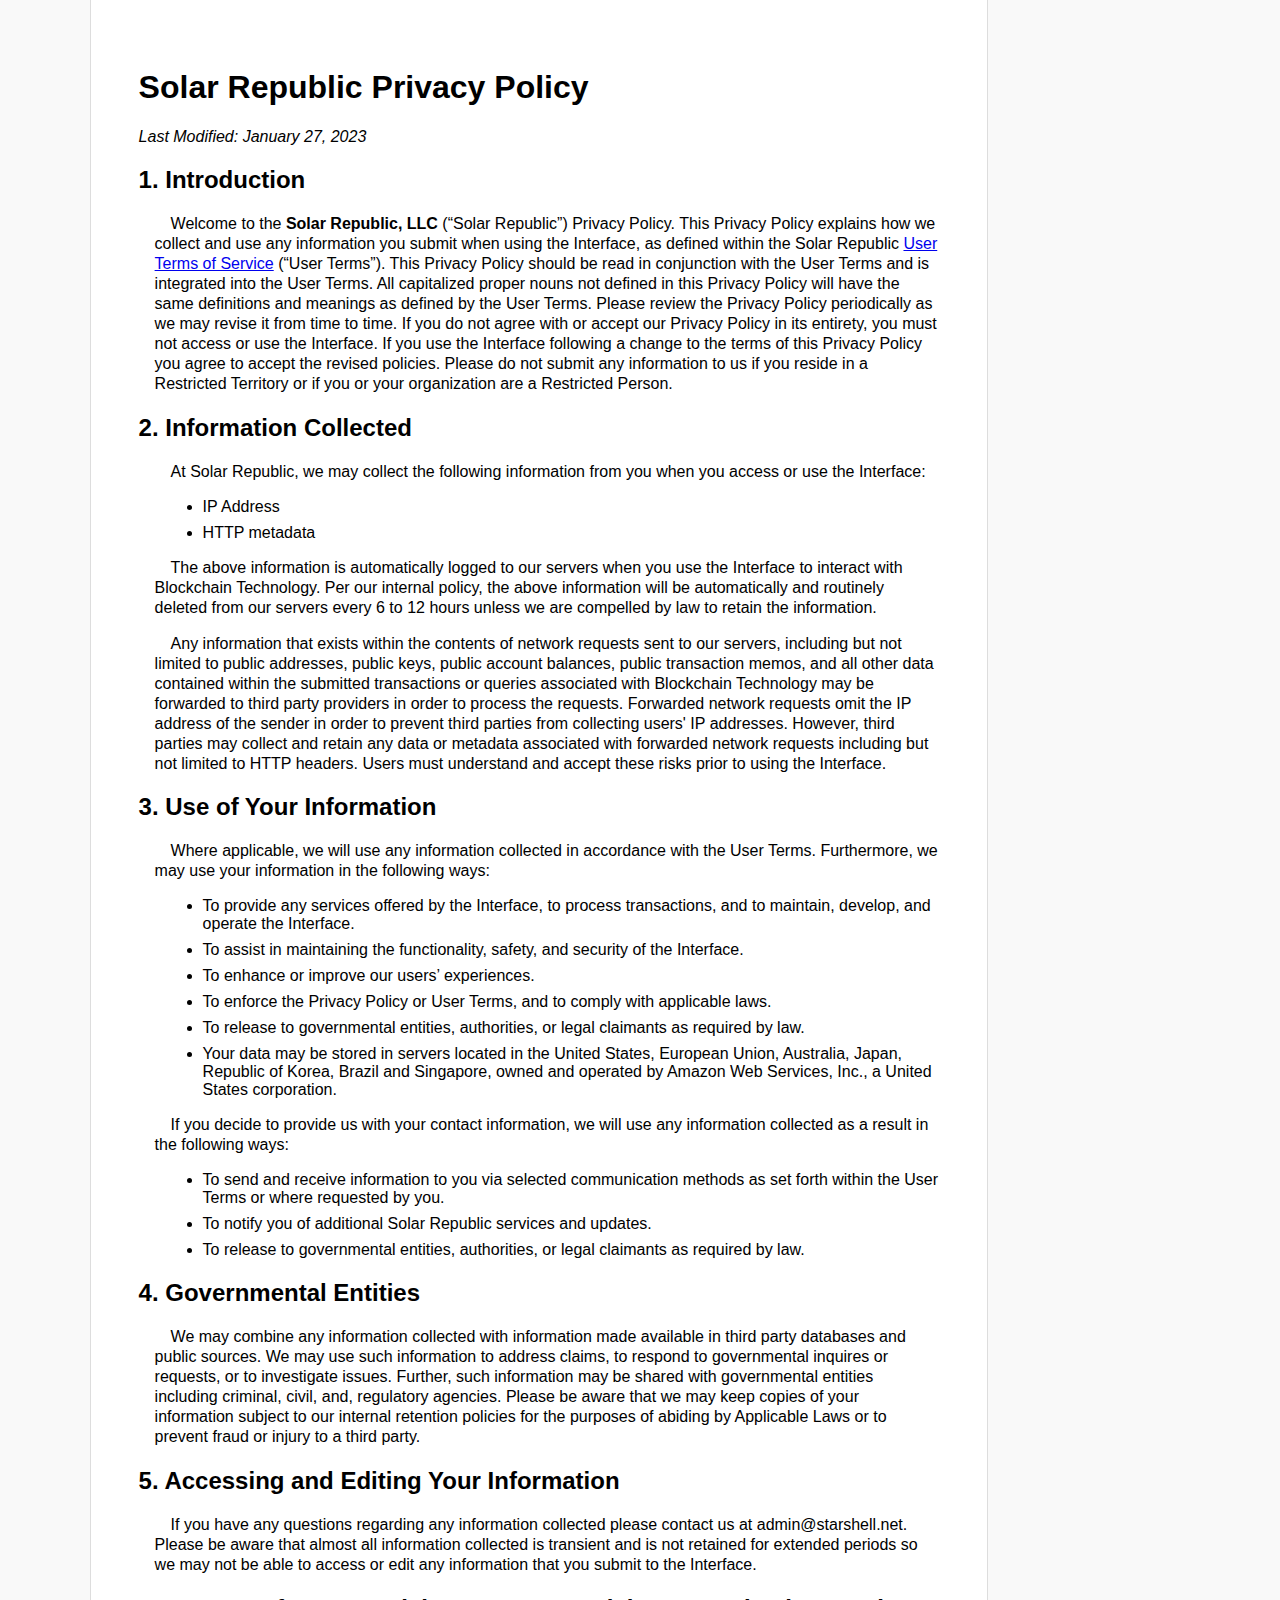
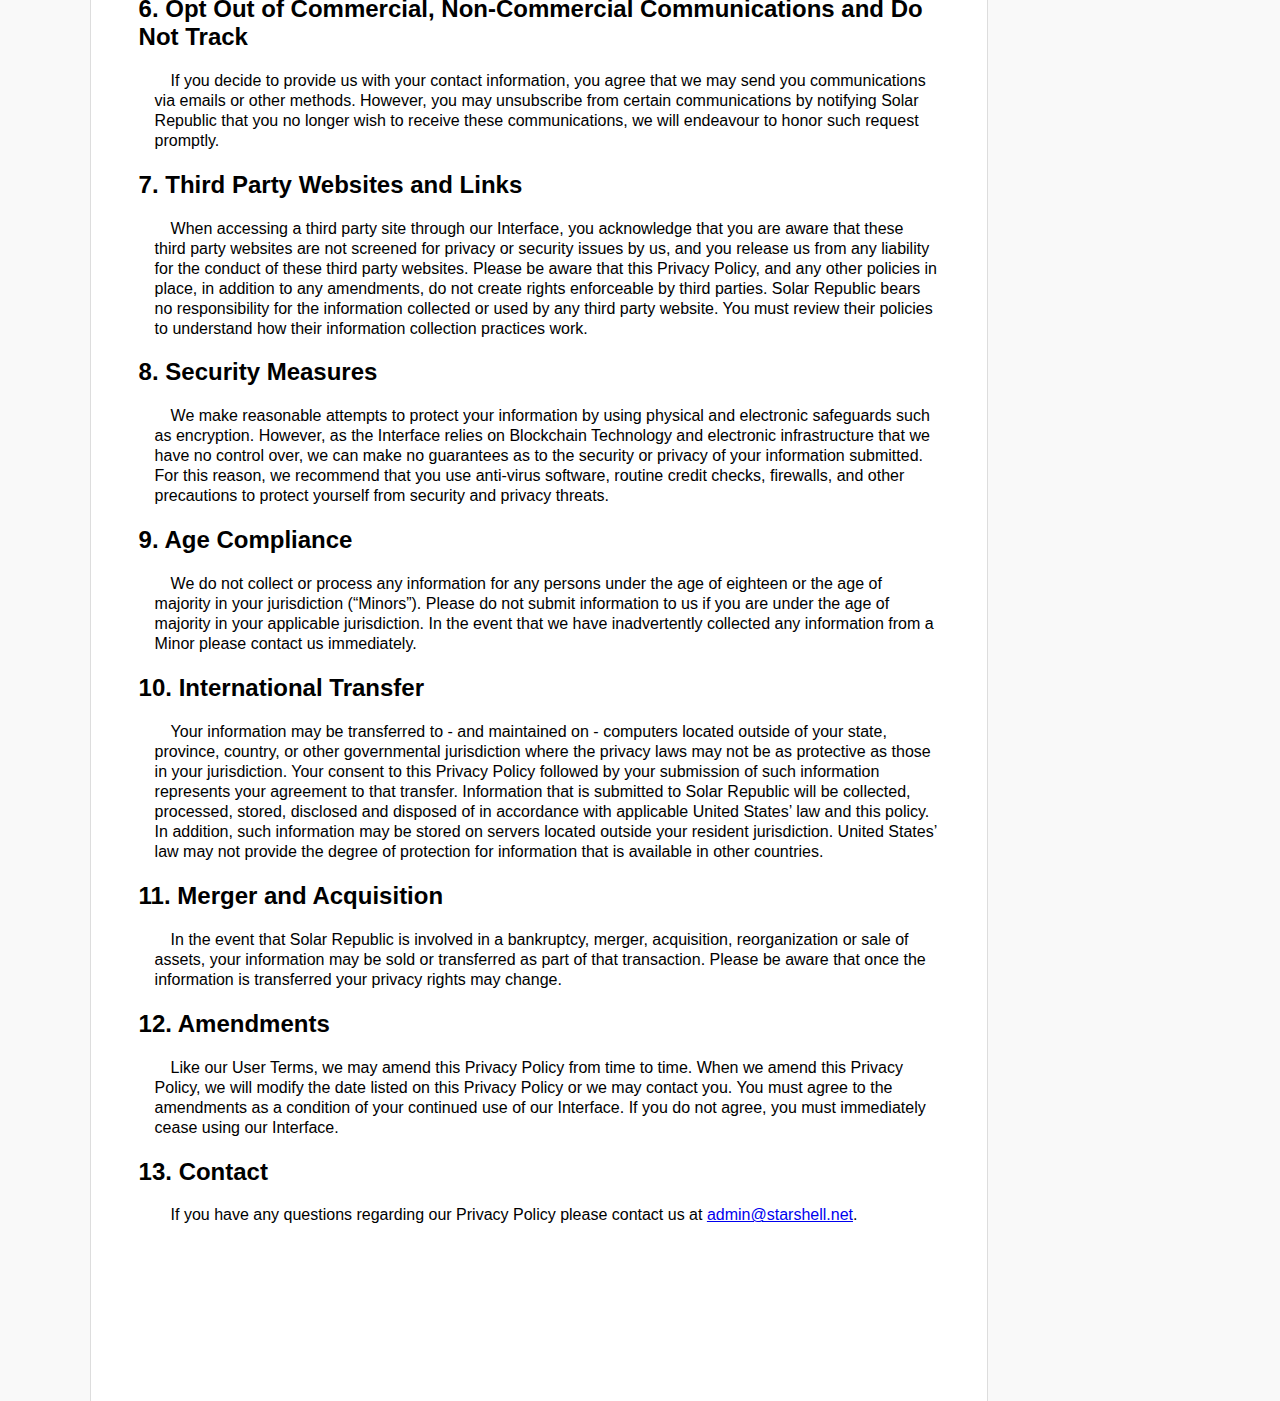
<file: privacy-policy.html>
<!doctype html>

<html lang="en">
<head>
	<meta charset="utf-8">
	<meta name="viewport" content="width=device-width, initial-scale=1">

	<title>Solar Republic Privacy Policy</title>
	<meta name="description" content="Solar Republic Privacy Policy">
	<meta name="author" content="Solar Republic LLC">

	<meta property="og:type" content="document">
	<meta property="og:url" content="https://starshell.net/privacy-policy.html">
	<meta property="og:image" content="/media/logo-dark.png">
	<meta name="twitter:card" content="summary_large_image" />
	<meta name="twitter:site" content="@StarShellWallet" />
	<meta name="twitter:image" content="https://starshell.net/media/logo-dark.png" />
	<meta property="og:title" content="Solar Republic Privacy Policy">
	<meta name="twitter:title" content="Solar Republic Privacy Policy" />

	<link rel="icon" type="image/svg+xml" href="/media/logo-02.svg">
	<link rel="icon" type="image/png" href="/media/logo-dark.png">

	<link rel="stylesheet" type="text/css" href="/css/legal.css" />
</head>
<body>
	<h1>Solar Republic Privacy Policy</h1>

	<em>Last Modified: January 27, 2023</em>

	<h2>1. Introduction</h2>

	<p>
		Welcome to the <strong>Solar Republic, LLC</strong> (“Solar Republic”) Privacy Policy. This Privacy Policy explains how we collect and use any information you submit when using the Interface, as defined within the Solar Republic <a href="./terms-of-service.html">User Terms of Service</a> (“User Terms”). This Privacy Policy should be read in conjunction with the User Terms and is integrated into the User Terms. All capitalized proper nouns not defined in this Privacy Policy will have the same definitions and meanings as defined by the User Terms. Please review the Privacy Policy periodically as we may revise it from time to time. If you do not agree with or accept our Privacy Policy in its entirety, you must not access or use the Interface. If you use the Interface following a change to the terms of this Privacy Policy you agree to accept the revised policies. Please do not submit any information to us if you reside in a Restricted Territory or if you or your organization are a Restricted Person.
	</p>


	<h2>2. Information Collected</h2>

	<p>
		At Solar Republic, we may collect the following information from you when you access or use the Interface:
		<ul>
			<li>IP Address</li>
			<li>HTTP metadata</li>
		</ul>
	</p>
	
	<p>
		The above information is automatically logged to our servers when you use the Interface to interact with Blockchain Technology. Per our internal policy, the above information will be automatically and routinely deleted from our servers every 6 to 12 hours unless we are compelled by law to retain the information.
	</p>

	<p>
		Any information that exists within the contents of network requests sent to our servers, including but not limited to public addresses, public keys, public account balances, public transaction memos, and all other data contained within the submitted transactions or queries associated with Blockchain Technology may be forwarded to third party providers in order to process the requests.
		Forwarded network requests omit the IP address of the sender in order to prevent third parties from collecting users' IP addresses. However, third parties may collect and retain any data or metadata associated with forwarded network requests including but not limited to HTTP headers. Users must understand and accept these risks prior to using the Interface.
	</p>


	<h2>3. Use of Your Information</h2>

	<p>
		Where applicable, we will use any information collected in accordance with the User Terms. Furthermore, we may use your information in the following ways:
		<ul>
			<li>To provide any services offered by the Interface, to process transactions, and to maintain, develop, and operate the Interface.</li>
			<li>To assist in maintaining the functionality, safety, and security of the Interface.</li>
			<li>To enhance or improve our users’ experiences.</li>
			<li>To enforce the Privacy Policy or User Terms, and to comply with applicable laws.</li>
			<li>To release to governmental entities, authorities, or legal claimants as required by law.</li>
			<li>Your data may be stored in servers located in the United States, European Union, Australia, Japan, Republic of Korea, Brazil and Singapore, owned and operated by Amazon Web Services, Inc., a United States corporation.</li>
		</ul>
	</p>

	<p>
		If you decide to provide us with your contact information, we will use any information collected as a result in the following ways:
		<ul>
			<li>To send and receive information to you via selected communication methods as set forth within the User Terms or where requested by you.</li>
			<li>To notify you of additional Solar Republic services and updates.</li>
			<li>To release to governmental entities, authorities, or legal claimants as required by law.</li>
		</ul>
	</p>


	<h2>4. Governmental Entities</h2>

	<p>
		We may combine any information collected with information made available in third party databases and public sources. We may use such information to address claims, to respond to governmental inquires or requests, or to investigate issues. Further, such information may be shared with governmental entities including criminal, civil, and, regulatory agencies. Please be aware that we may keep copies of your information subject to our internal retention policies for the purposes of abiding by Applicable Laws or to prevent fraud or injury to a third party.
	</p>


	<h2>5. Accessing and Editing Your Information</h2>

	<p>
		If you have any questions regarding any information collected please contact us at admin@starshell.net. Please be aware that almost all information collected is transient and is not retained for extended periods so we may not be able to access or edit any information that you submit to the Interface.
	</p>


	<h2>6. Opt Out of Commercial, Non-Commercial Communications and Do Not Track</h2>

	<p>
		If you decide to provide us with your contact information, you agree that we may send you communications via emails or other methods. However, you may unsubscribe from certain communications by notifying Solar Republic that you no longer wish to receive these communications, we will endeavour to honor such request promptly. 
	</p>


	<h2>7. Third Party Websites and Links</h2>

	<p>
		When accessing a third party site through our Interface, you acknowledge that you are aware that these third party websites are not screened for privacy or security issues by us, and you release us from any liability for the conduct of these third party websites. Please be aware that this Privacy Policy, and any other policies in place, in addition to any amendments, do not create rights enforceable by third parties. Solar Republic bears no responsibility for the information collected or used by any third party website. You must review their policies to understand how their information collection practices work.
	</p>


	<h2>8. Security Measures</h2>

	<p>
		We make reasonable attempts to protect your information by using physical and electronic safeguards such as encryption. However, as the Interface relies on Blockchain Technology and electronic infrastructure that we have no control over, we can make no guarantees as to the security or privacy of your information submitted. For this reason, we recommend that you use anti-virus software, routine credit checks, firewalls, and other precautions to protect yourself from security and privacy threats.
	</p>


	<h2>9. Age Compliance</h2>

	<p>
		We do not collect or process any information for any persons under the age of eighteen or the age of majority in your jurisdiction (“Minors”). Please do not submit information to us if you are under the age of majority in your applicable jurisdiction. In the event that we have inadvertently collected any information from a Minor please contact us immediately.
	</p>


	<h2>10. International Transfer</h2>

	<p>
		Your information may be transferred to - and maintained on - computers located outside of your state, province, country, or other governmental jurisdiction where the privacy laws may not be as protective as those in your jurisdiction. Your consent to this Privacy Policy followed by your submission of such information represents your agreement to that transfer. Information that is submitted to Solar Republic will be collected, processed, stored, disclosed and disposed of in accordance with applicable United States’ law and this policy. In addition, such information may be stored on servers located outside your resident jurisdiction. United States’ law may not provide the degree of protection for information that is available in other countries.
	</p>


	<h2>11. Merger and Acquisition</h2>

	<p>
		In the event that Solar Republic is involved in a bankruptcy, merger, acquisition, reorganization or sale of assets, your information may be sold or transferred as part of that transaction. Please be aware that once the information is transferred your privacy rights may change.
	</p>


	<h2>12. Amendments</h2>

	<p>
		Like our User Terms, we may amend this Privacy Policy from time to time. When we amend this Privacy Policy, we will modify the date listed on this Privacy Policy or we may contact you. You must agree to the amendments as a condition of your continued use of our Interface. If you do not agree, you must immediately cease using our Interface.
	</p>


	<h2>13. Contact</h2>

	<p>
		If you have any questions regarding our Privacy Policy please contact us at <a href="mailto:admin@starshell.net">admin@starshell.net</a>.
	</p>
</body>
</html>
</file>
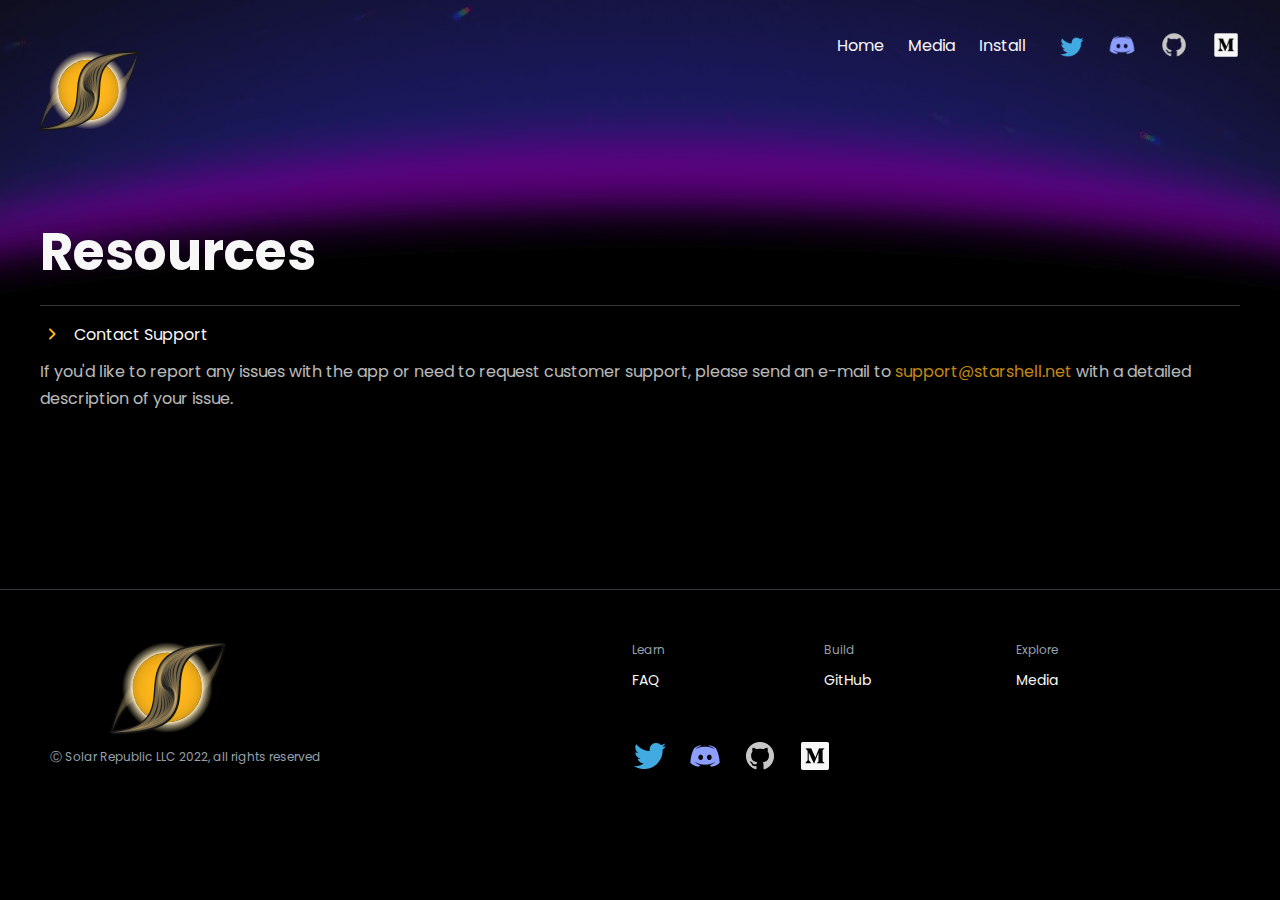
<file: support.html>
<!doctype html>

<html lang="en">
<head>
  <meta charset="utf-8">
  <meta name="viewport" content="width=device-width, initial-scale=1">

  <title>StarShell</title>
  <meta name="description" content="StarShell website">
  <meta name="author" content="StarShell">

  <meta property="og:type" content="website">
  <meta property="og:url" content="https://starshell.net/">
  <meta property="og:image" content="/media/logo-dark.png">
  <meta name="twitter:card" content="summary_large_image" />
  <meta name="twitter:site" content="@StarShellWallet" />
  <meta name="twitter:image" content="https://starshell.net/media/logo-dark.png" />
  <meta property="og:title" content="StarShell: Web3 wallet for Secret Network and Cosmos">
  <meta name="twitter:title" content="StarShell: Web3 wallet for Secret Network and Cosmos" />
  <meta property="og:description" content="Privacy-preserving, FOSS web3 wallet built for the Secret Network and greater Cosmos ecosystem">
  <meta name="twitter:description" content="Privacy-preserving, FOSS web3 wallet built for the Secret Network and greater Cosmos ecosystem" />

  <link rel="icon" type="image/svg+xml" href="/media/logo-02.svg">
  <link rel="icon" type="image/png" href="/media/logo-dark.png">

  <link rel="stylesheet" type="text/css" href="/css/styles.css" />

  <link rel="preconnect" href="https://fonts.googleapis.com">
  <link rel="preconnect" href="https://fonts.gstatic.com" crossorigin>
  <link href="https://fonts.googleapis.com/css2?family=Poppins:wght@400;500&display=swap" rel="stylesheet">
</head>

<body class="faqPage">

<nav>
  <a href="index.html"><img class="logo" src="../media/logo.svg"></a>
  <div class="navText">
    <span><a href="/index.html">Home</a></span>
    <span><a href="/media.html">Media</a></span>
    <span><a href="https://install.starshell.net/" target="_blank">Install</a></span>
    <div class="navText-icons">
      <a href="https://twitter.com/StarShellWallet" target="_blank"><img id="twitter" src="../media/twitter.png"></a>
      <a href="https://discord.gg/U8SSK7T4xh" target="_blank"><img src="../media/discord.png"></a>
      <a href=""><img src="../media/git.png"></a>
      <a href=""><img src="../media/medium.png"></a>
    </div>
  </div>
</nav>

<div class="sectionContainer sectionContainer-faq">
  <div class="wrapper">
    <h1>Resources</h1>

    <div class="faqContainer" onclick="document.querySelector('.faqContainer')">
      <div class="faqTitle">
        <img src="../media/arrow.svg" class="arrow1"><p>Contact Support</p>
      </div>
      <div class="faqAnswer faqAnswer1">
        <p>If you'd like to report any issues with the app or need to request customer support, please send an e-mail to <a href="mailto:support@starshell.net">support@starshell.net</a> with a detailed description of your issue.</p>
      </div>
    </div>
  </div>
</div>

<!----Footer---->

<footer>
  <div class="wrapper">

    <div class="halfWrapper halfWrapper-left">
      <img src="/media/logo.svg"></a>
    </div>

    <span>Ⓒ Solar Republic LLC 2022, all rights reserved</span>

    <div class="halfWrapper halfWrapper-right"> 

      <div class="footerColumn">
        <p class="footerColumn-label">Learn</p>
        <a href="faq.html">FAQ</a>
      </div>

      <div class="footerColumn">
        <p class="footerColumn-label">Build</p>
        <a href="https://github.com/SolarRepublic" target="_blank">GitHub</a>
      </div>

      <div class="footerColumn">
        <p class="footerColumn-label">Explore</p>
        <a href="media.html">Media</a>
      </div>
      <div class="footerIcons">
        <a href="https://twitter.com/StarShellWallet" target="_blank"><img src="/media/twitter.png"></a>
        <a href="https://discord.gg/U8SSK7T4xh" target="_blank"><img src="/media/discord.png"></a>
        <a href="https://github.com/SolarRepublic"><img src="/media/git.png"></a>
        <a href="https://medium.com/@starshellwallet"><img src="/media/medium.png"></a>
      </div>
    </div>  

  </div>
</footer>

</body>
</html>
</file>
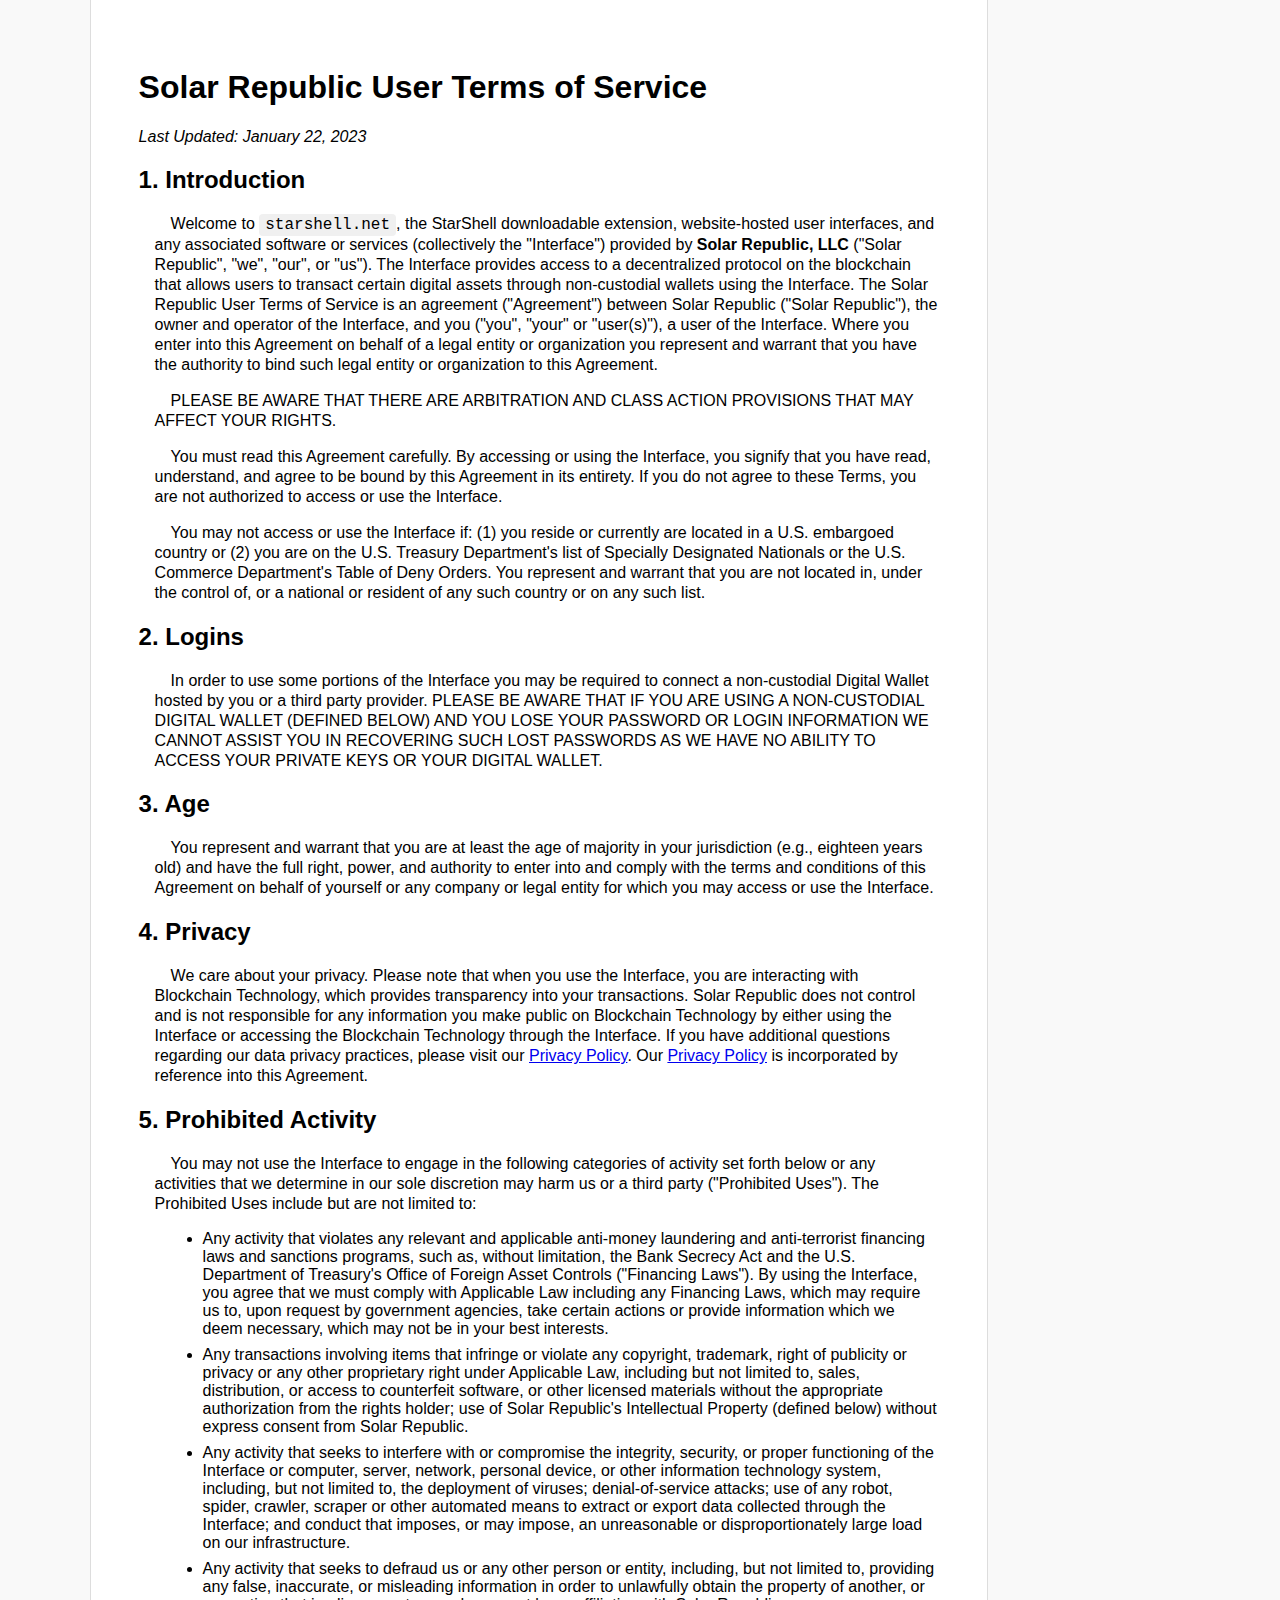
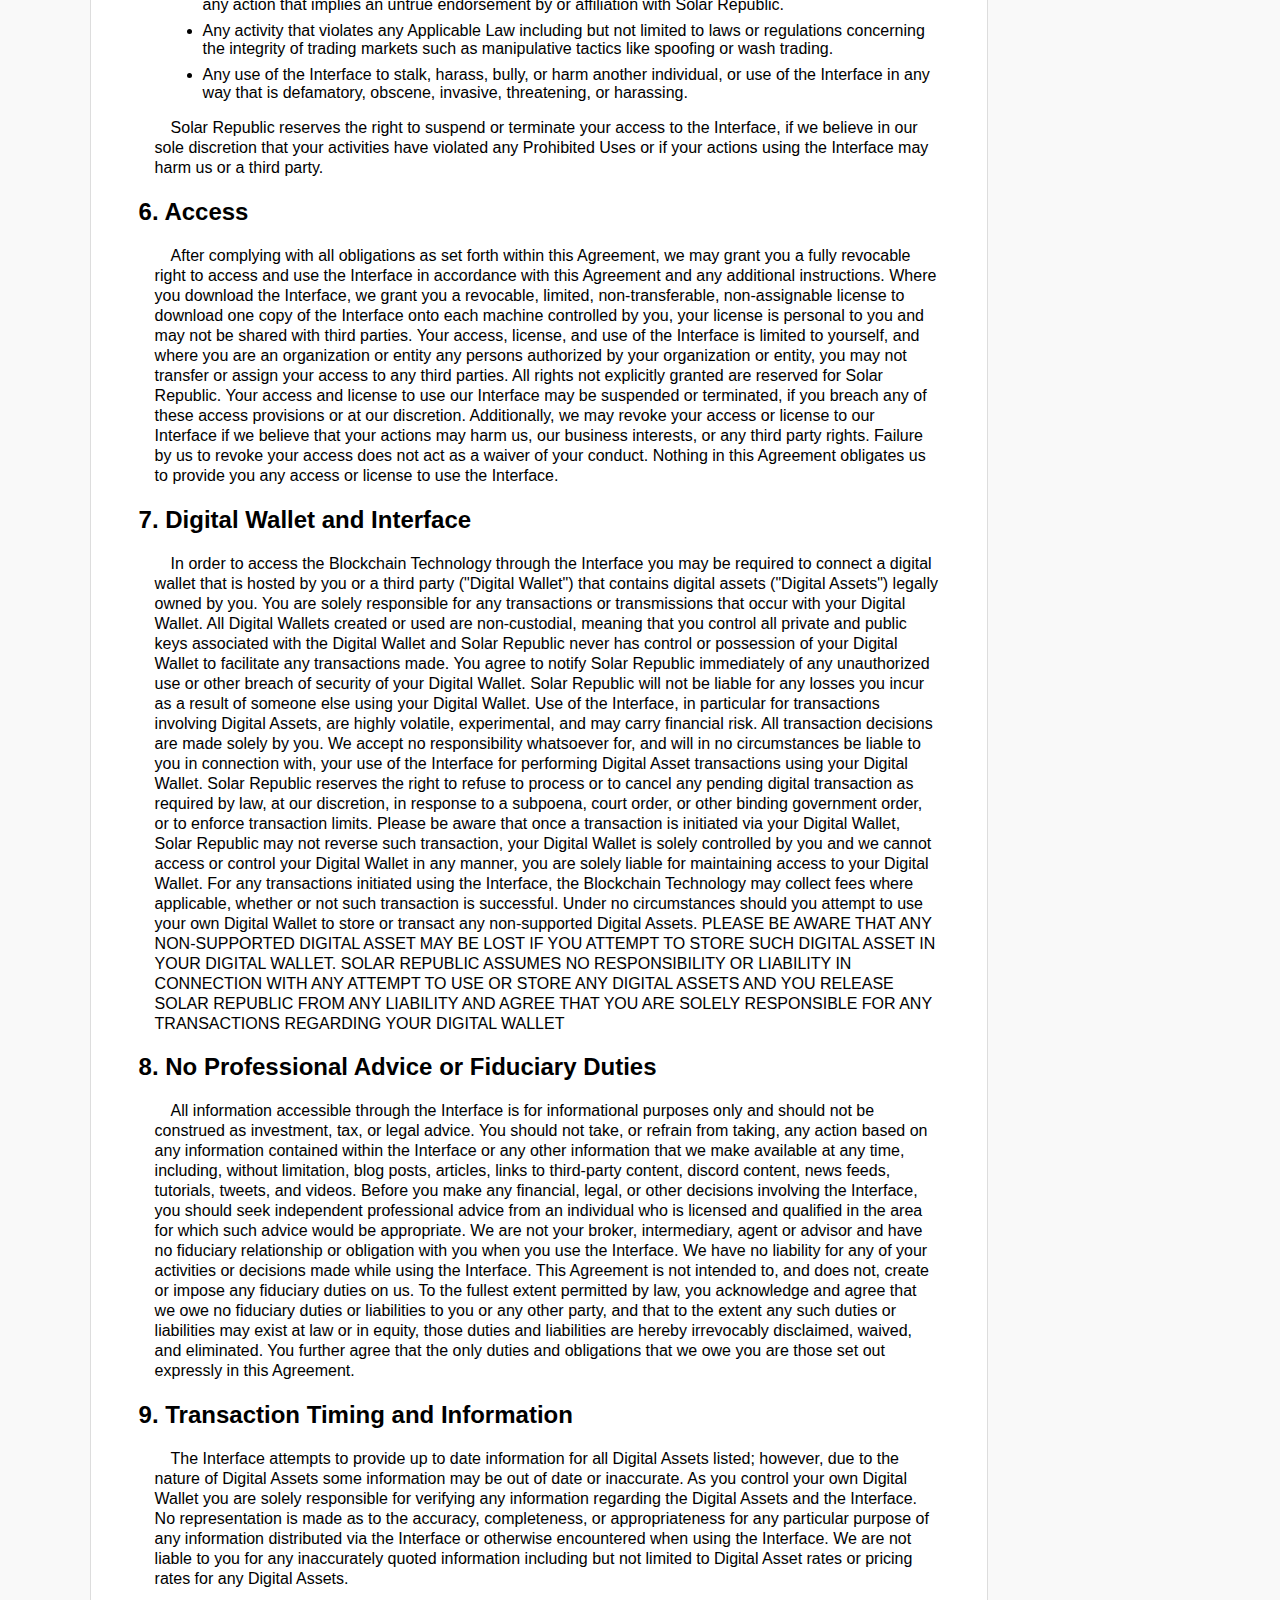
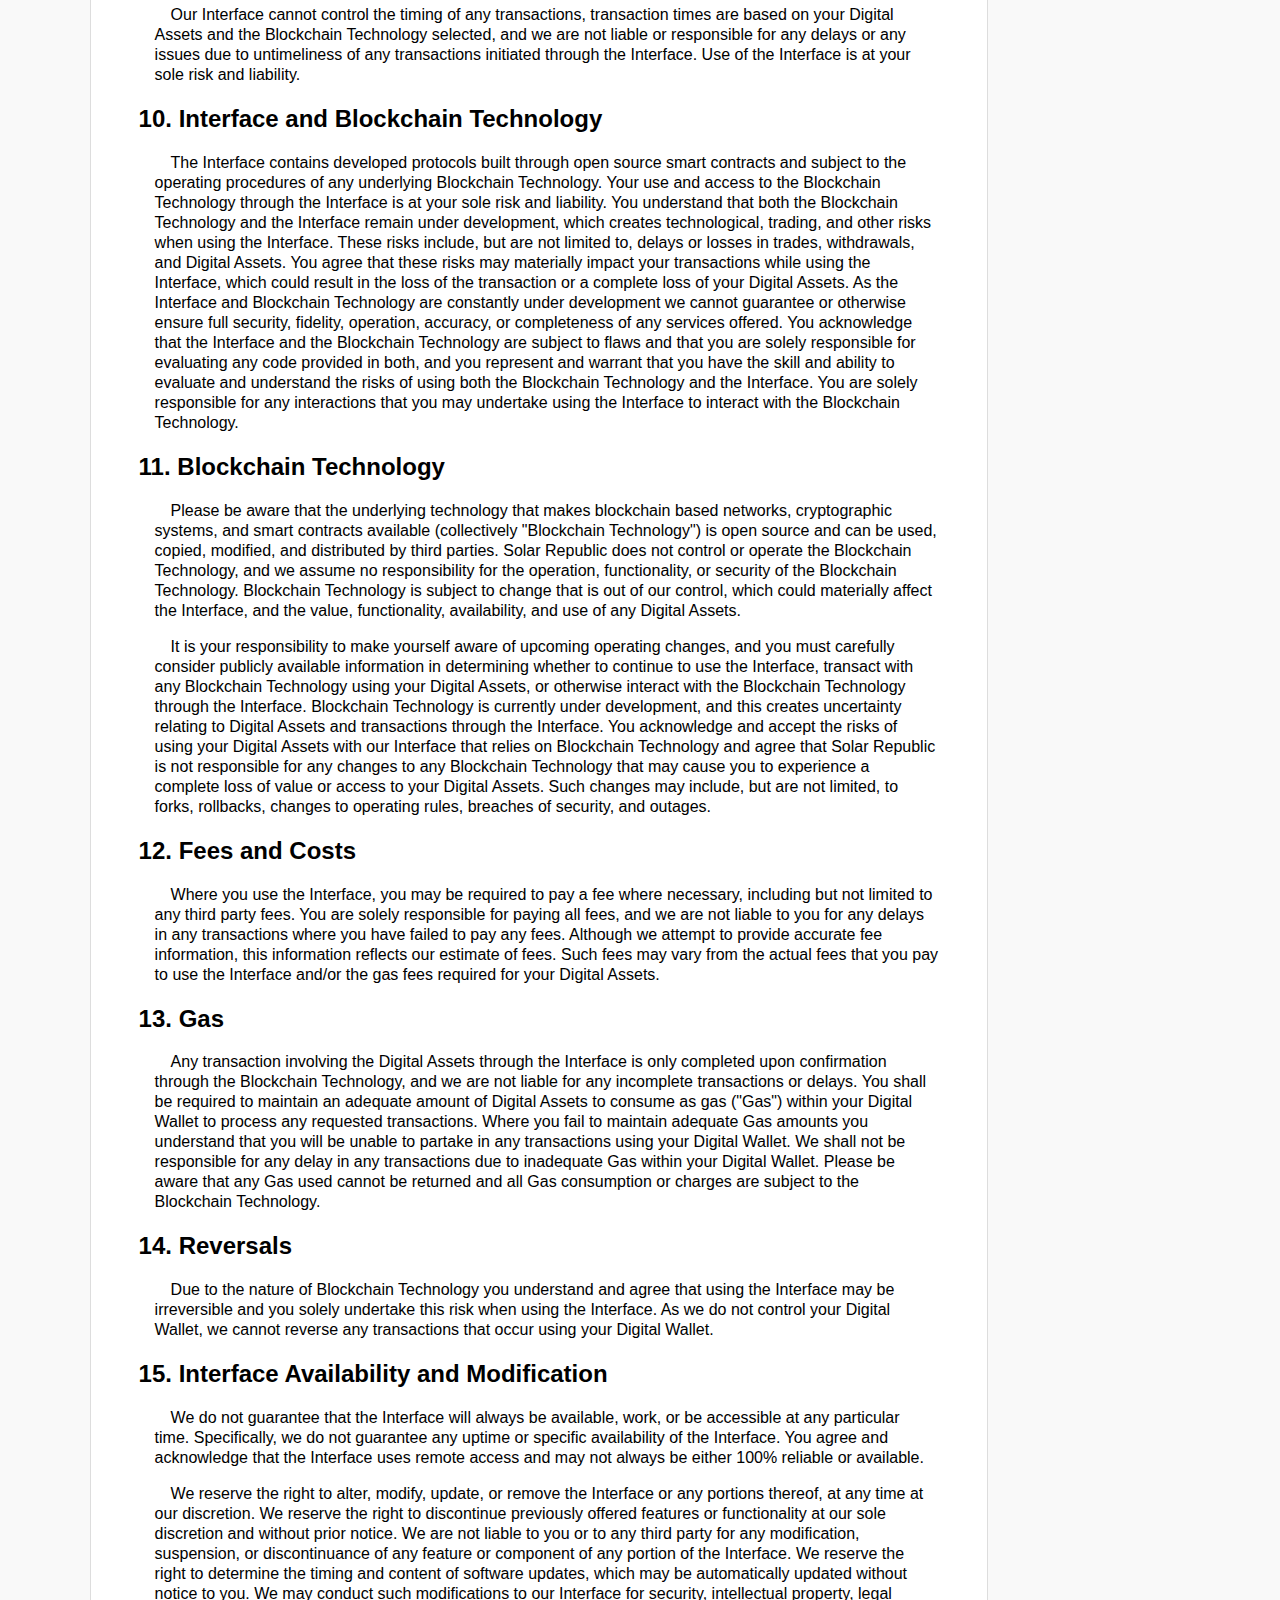
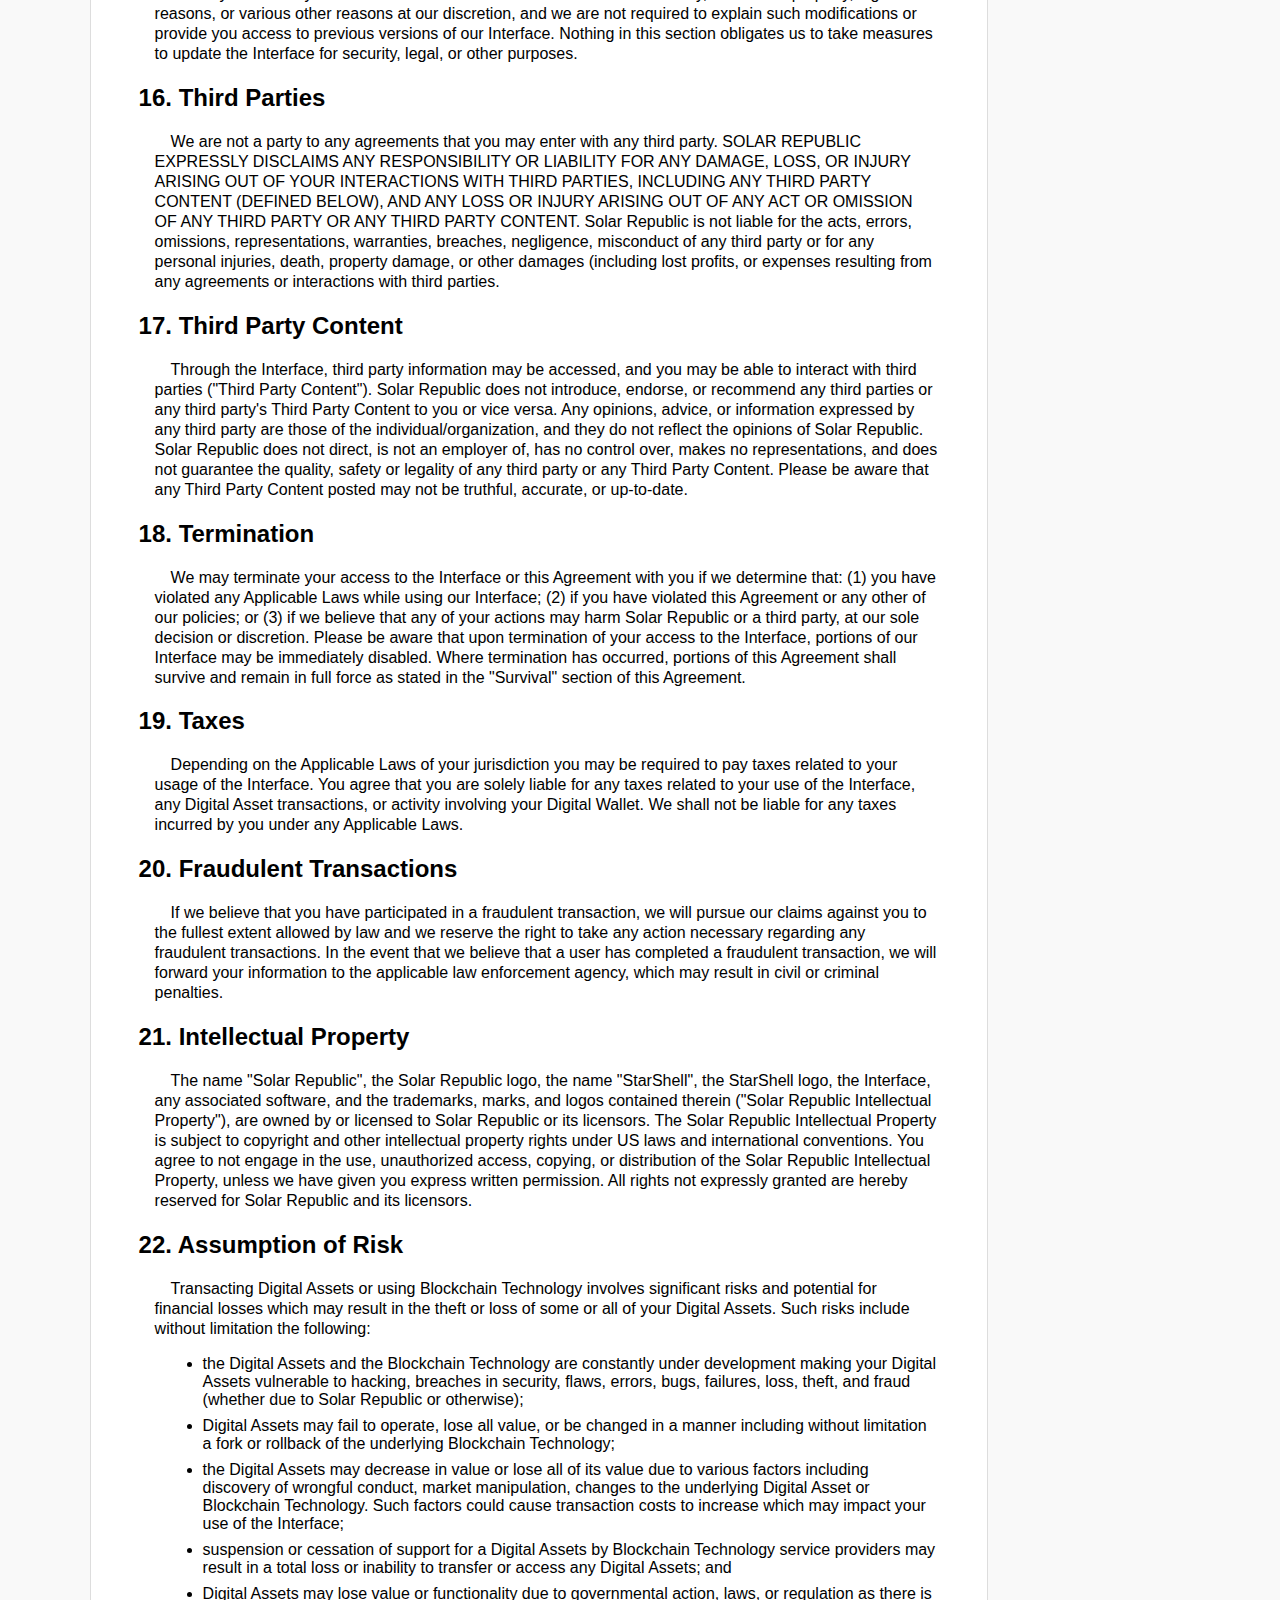
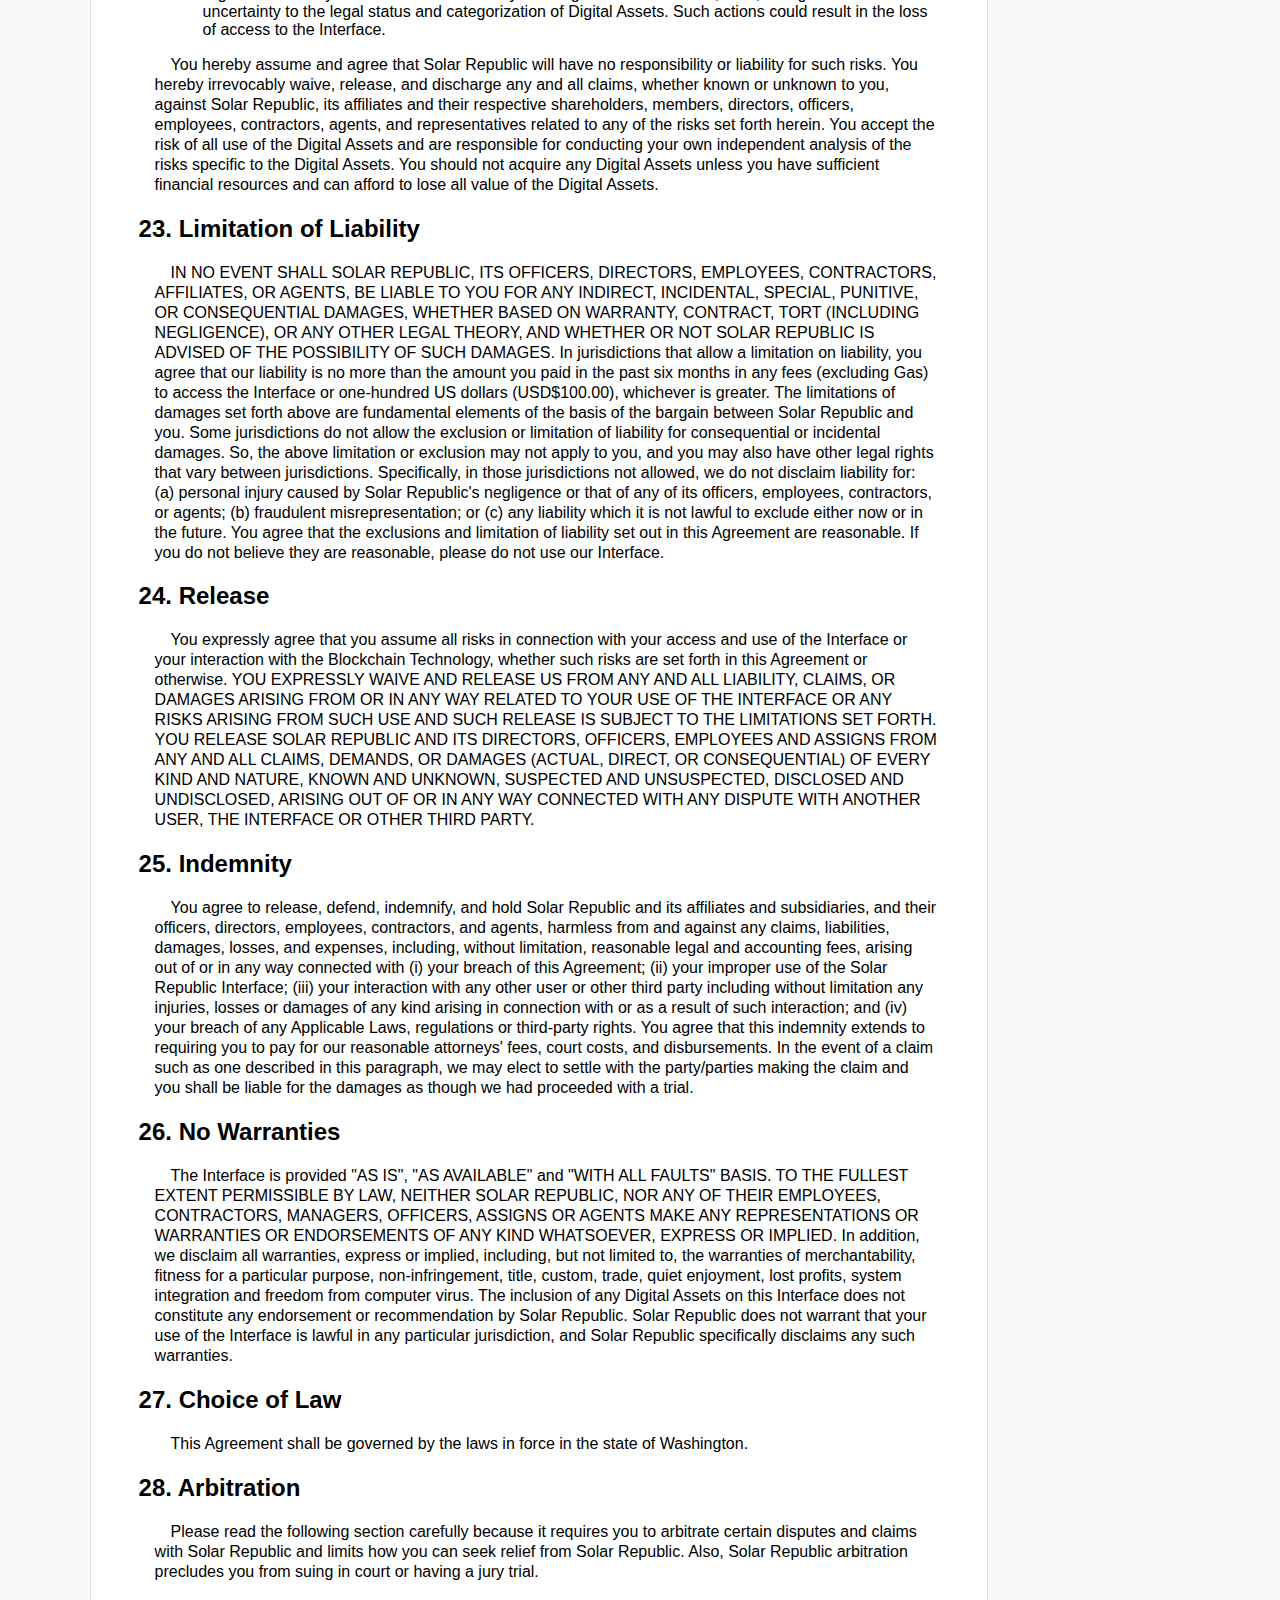
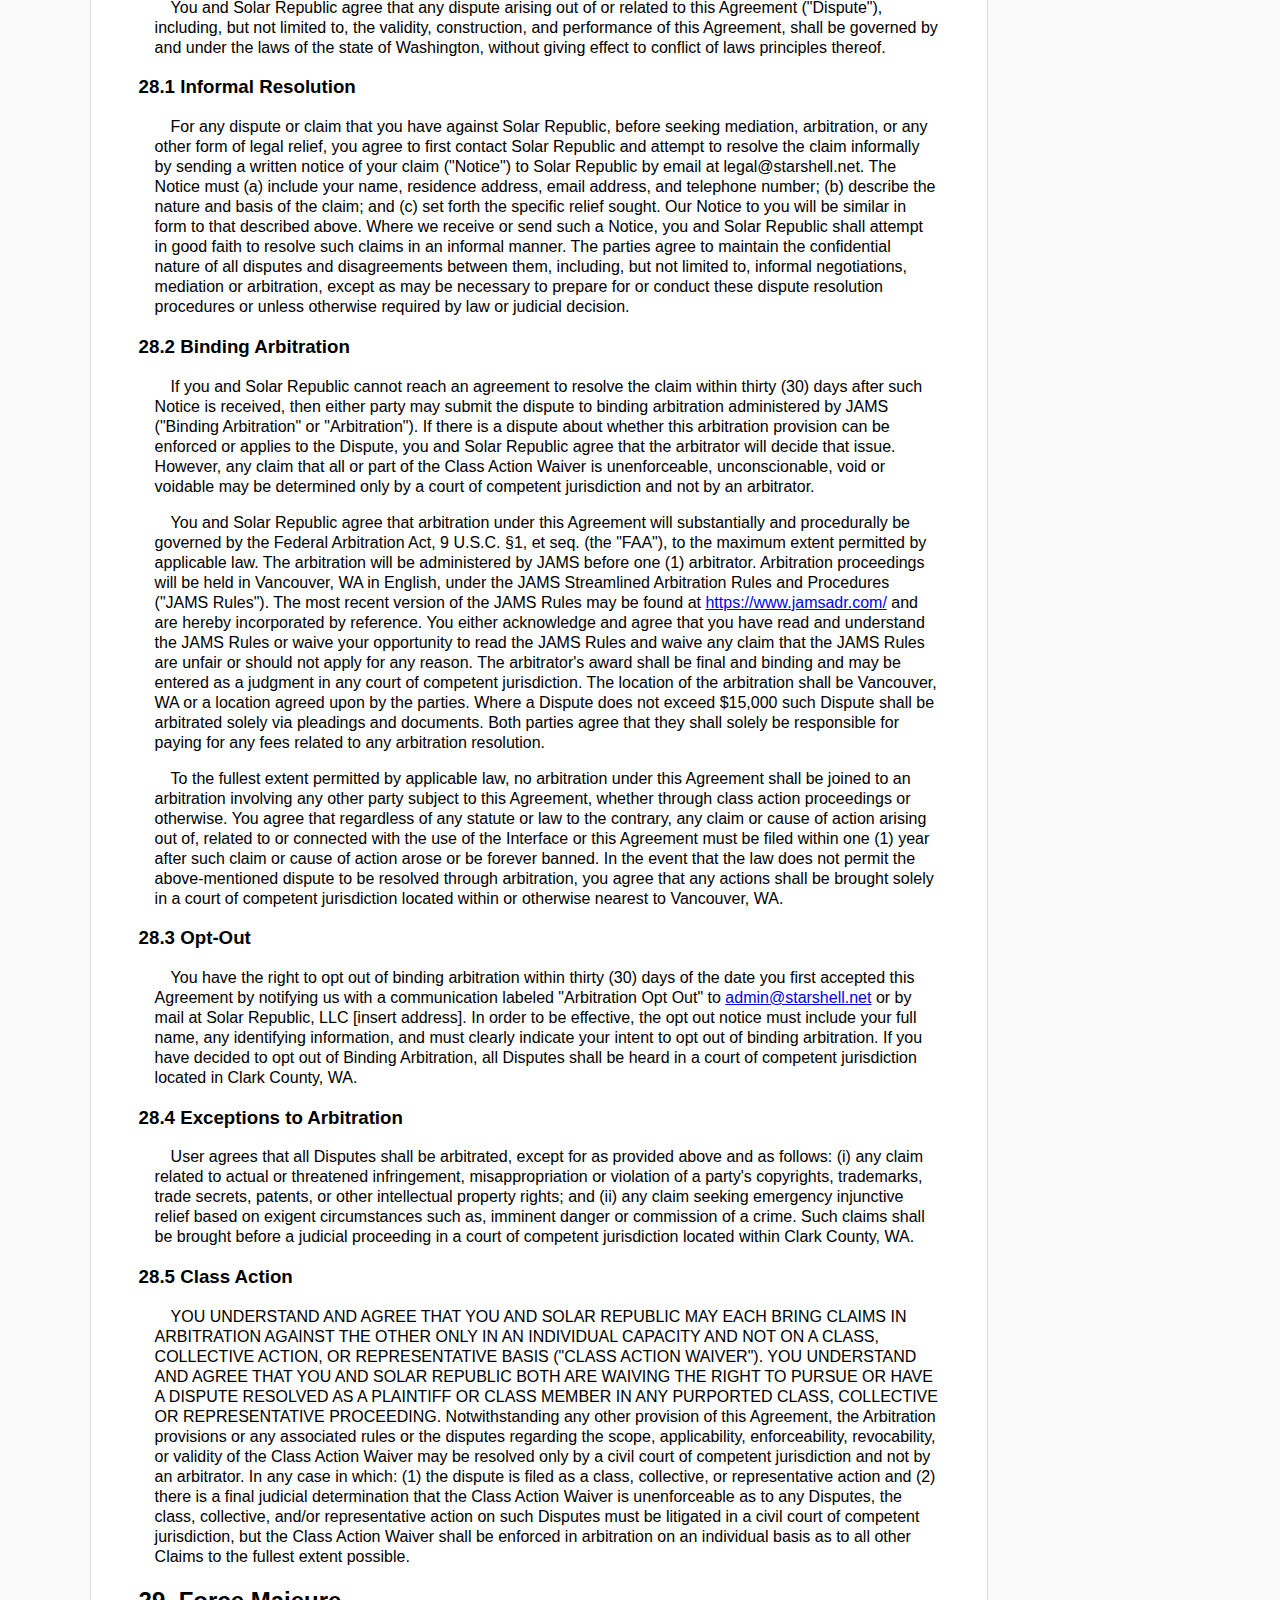
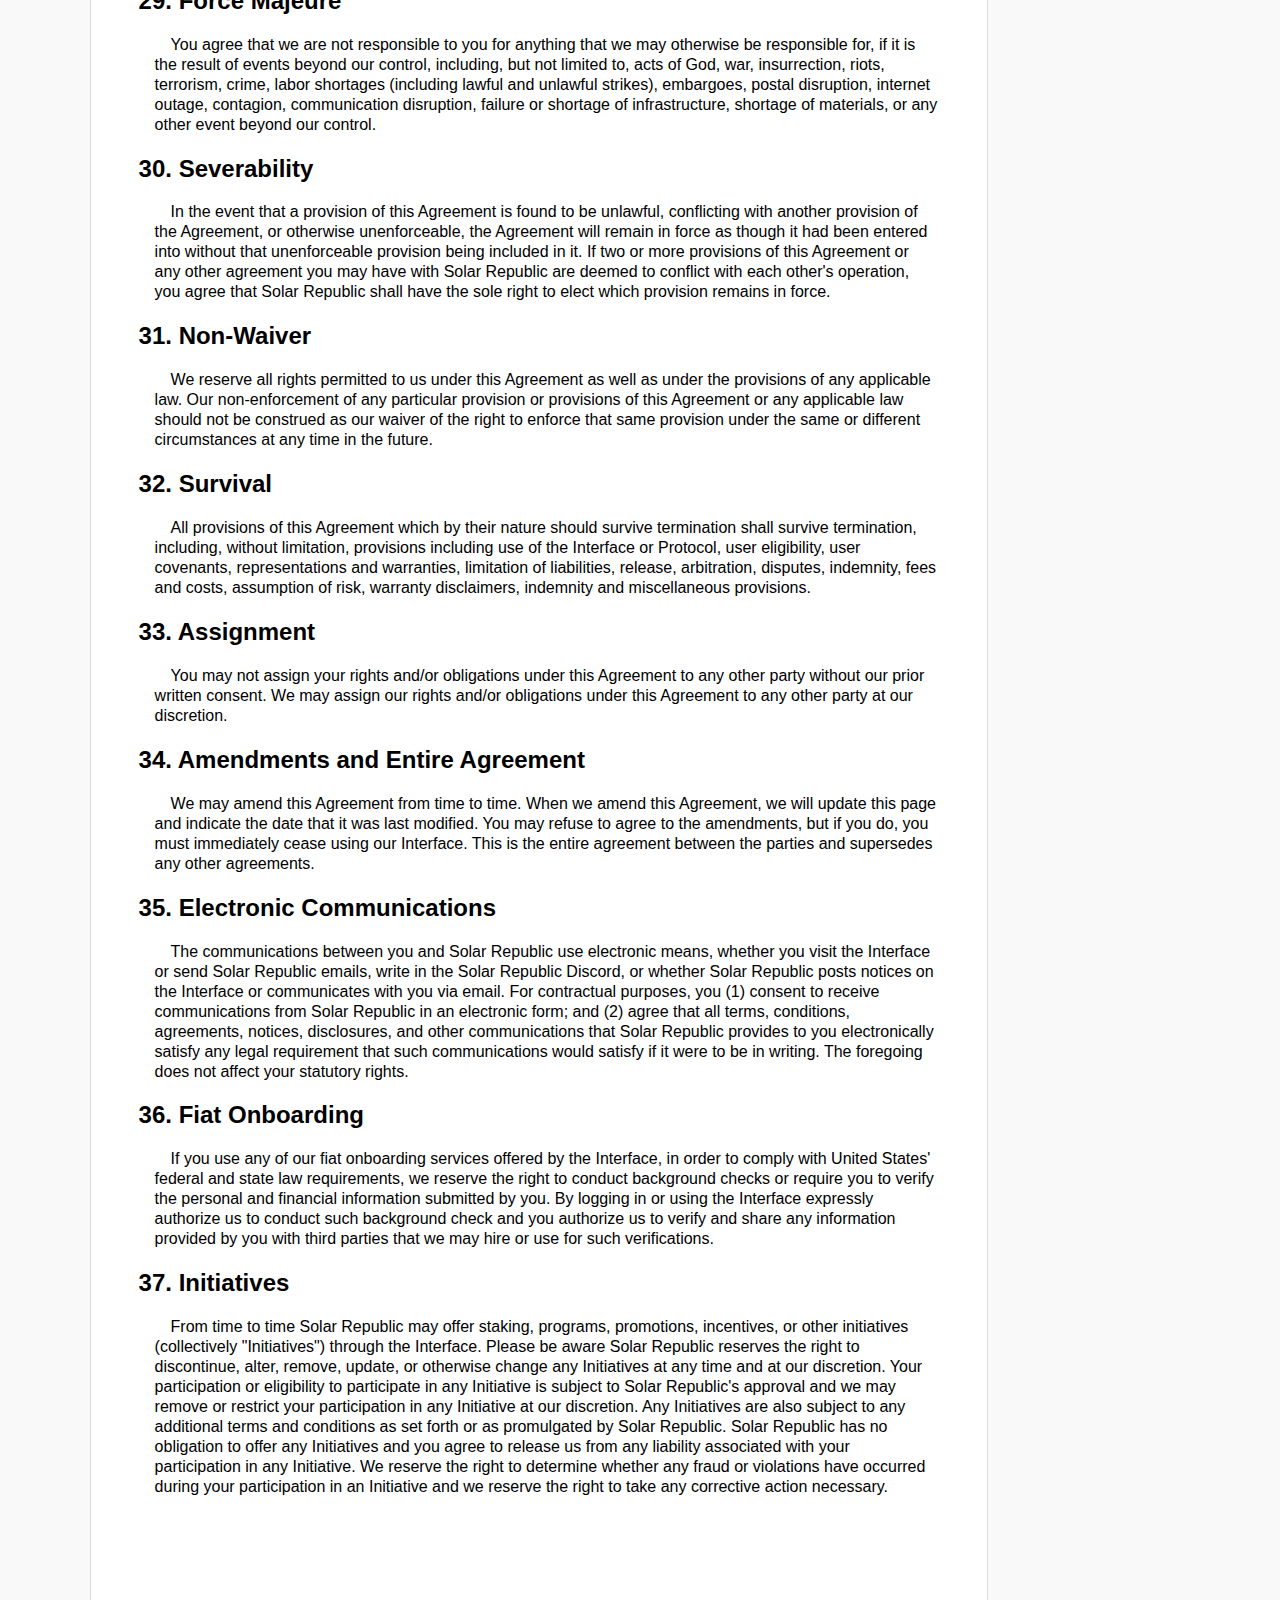
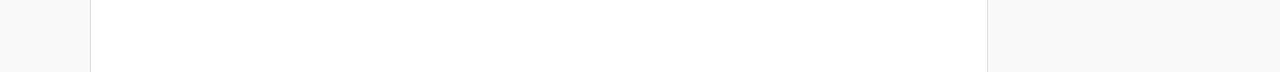
<file: terms-of-service.html>
<!doctype html>

<html lang="en">
<head>
	<meta charset="utf-8">
	<meta name="viewport" content="width=device-width, initial-scale=1">

	<title>Solar Republic User Terms of Service</title>
	<meta name="description" content="Solar Republic User Terms of Service">
	<meta name="author" content="Solar Republic LLC">

	<meta property="og:type" content="document">
	<meta property="og:url" content="https://starshell.net/terms-of-service.html">
	<meta property="og:image" content="/media/logo-dark.png">
	<meta name="twitter:card" content="summary_large_image" />
	<meta name="twitter:site" content="@StarShellWallet" />
	<meta name="twitter:image" content="https://starshell.net/media/logo-dark.png" />
	<meta property="og:title" content="Solar Republic User Terms of Service">
	<meta name="twitter:title" content="Solar Republic User Terms of Service" />

	<link rel="icon" type="image/svg+xml" href="/media/logo-02.svg">
	<link rel="icon" type="image/png" href="/media/logo-dark.png">

	<link rel="stylesheet" type="text/css" href="/css/legal.css" />
</head>
<body>
	<h1>Solar Republic User Terms of Service</h1>

	<em>Last Updated: January 22, 2023</em>


	<h2>
		1. Introduction
	</h2>

	<p>
		Welcome to <code>starshell.net</code>, the StarShell downloadable extension, website-hosted user interfaces, and any associated software or services (collectively the "Interface") provided by <b>Solar Republic, LLC</b> ("Solar Republic",  "we",  "our", or  "us"). The Interface provides access to a decentralized protocol on the blockchain that allows users to transact certain digital assets through non-custodial wallets using the Interface. The Solar Republic User Terms of Service is an agreement ("Agreement") between Solar Republic ("Solar Republic"), the owner and operator of the Interface, and you ("you", "your" or "user(s)"), a user of the Interface. Where you enter into this Agreement on behalf of a legal entity or organization you represent and warrant that you have the authority to bind such legal entity or organization to this Agreement.
	</p>
	<p>
		PLEASE BE AWARE THAT THERE ARE ARBITRATION AND CLASS ACTION PROVISIONS THAT MAY AFFECT YOUR RIGHTS.
	</p>
	<p>
		You must read this Agreement carefully. By accessing or using the Interface, you signify that you have read, understand, and agree to be bound by this Agreement in its entirety. If you do not agree to these Terms, you are not authorized to access or use the Interface.
	</p>
	<p>
		You may not access or use the Interface if: (1) you reside or currently are located in a U.S. embargoed country or (2) you are on the U.S. Treasury Department's list of Specially Designated Nationals or the U.S. Commerce Department's Table of Deny Orders. You represent and warrant that you are not located in, under the control of, or a national or resident of any such country or on any such list.
	</p>


	<h2>
		2. Logins
	</h2>

	<p>
		In order to use some portions of the Interface you may be required to connect a non-custodial Digital Wallet hosted by you or a third party provider. PLEASE BE AWARE THAT IF YOU ARE USING A NON-CUSTODIAL DIGITAL WALLET (DEFINED BELOW) AND YOU LOSE YOUR PASSWORD OR LOGIN INFORMATION WE CANNOT ASSIST YOU IN RECOVERING SUCH LOST PASSWORDS AS WE HAVE NO ABILITY TO ACCESS YOUR PRIVATE KEYS OR YOUR DIGITAL WALLET.
	</p>


	<h2>
		3. Age
	</h2>

	<p>
		You represent and warrant that you are at least the age of majority in your jurisdiction (e.g., eighteen years old) and have the full right, power, and authority to enter into and comply with the terms and conditions of this Agreement on behalf of yourself or any company or legal entity for which you may access or use the Interface.
	</p>


	<h2>
		4. Privacy
	</h2>

	<p>
		We care about your privacy. Please note that when you use the Interface, you are interacting with Blockchain Technology, which provides transparency into your transactions. Solar Republic does not control and is not responsible for any information you make public on Blockchain Technology by either using the Interface or accessing the Blockchain Technology through the Interface. If you have additional questions regarding our data privacy practices, please visit our <a href="./privacy-policy.html">Privacy Policy</a>. Our <a href="./privacy-policy.html">Privacy Policy</a> is incorporated by reference into this Agreement.
	</p>


	<h2>
		5. Prohibited Activity
	</h2>
	
	<p>
		You may not use the Interface to engage in the following categories of activity set forth below or any activities that we determine in our sole discretion may harm us or a third party ("Prohibited Uses"). The Prohibited Uses include but are not limited to:
	</p>

	<ul>
		<li>
			Any activity that violates any relevant and applicable anti-money laundering and anti-terrorist financing laws and sanctions programs, such as, without limitation, the Bank Secrecy Act and the U.S. Department of Treasury's Office of Foreign Asset Controls ("Financing Laws"). By using the Interface, you agree that we must comply with Applicable Law including any Financing Laws, which may require us to, upon request by government agencies, take certain actions or provide information which we deem necessary, which may not be in your best interests.
		</li>
		<li>
			Any transactions involving items that infringe or violate any copyright, trademark, right of publicity or privacy or any other proprietary right under Applicable Law, including but not limited to, sales, distribution, or access to counterfeit software, or other licensed materials without the appropriate authorization from the rights holder; use of Solar Republic's Intellectual Property (defined below) without express consent from Solar Republic.
		</li>
		<li>
			Any activity that seeks to interfere with or compromise the integrity, security, or proper functioning of the Interface or computer, server, network, personal device, or other information technology system, including, but not limited to, the deployment of viruses; denial-of-service attacks; use of any robot, spider, crawler, scraper or other automated means to extract or export data collected through the Interface; and conduct that imposes, or may impose, an unreasonable or disproportionately large load on our infrastructure.
		</li>
		<li>
			Any activity that seeks to defraud us or any other person or entity, including, but not limited to, providing any false, inaccurate, or misleading information in order to unlawfully obtain the property of another, or any action that implies an untrue endorsement by or affiliation with Solar Republic.
		</li>
		<li>
			Any activity that violates any Applicable Law including but not limited to laws or regulations concerning the integrity of trading markets such as manipulative tactics like spoofing or wash trading.
		</li>
		<li>
			Any use of the Interface to stalk, harass, bully, or harm another individual, or use of the Interface in any way that is defamatory, obscene, invasive, threatening, or harassing.
		</li>
	</ul>

	<p>
		Solar Republic reserves the right to suspend or terminate your access to the Interface, if we believe in our sole discretion that your activities have violated any Prohibited Uses or if your actions using the Interface may harm us or a third party.
	</p>


	<h2>
		6. Access
	</h2>

	<p>
		After complying with all obligations as set forth within this Agreement, we may grant you a fully revocable right to access and use the Interface in accordance with this Agreement and any additional instructions. Where you download the Interface, we grant you a revocable, limited, non-transferable, non-assignable license to download one copy of the Interface onto each machine controlled by you, your license is personal to you and may not be shared with third parties. Your access, license, and use of the Interface is limited to yourself, and where you are an organization or entity any persons authorized by your organization or entity, you may not transfer or assign your access to any third parties. All rights not explicitly granted are reserved for Solar Republic. Your access and license to use our Interface may be suspended or terminated, if you breach any of these access provisions or at our discretion. Additionally, we may revoke your access or license to our Interface if we believe that your actions may harm us, our business interests, or any third party rights. Failure by us to revoke your access does not act as a waiver of your conduct. Nothing in this Agreement obligates us to provide you any access or license to use the Interface.
	</p>


	<h2>
		7. Digital Wallet and Interface
	</h2>

	<p>
		In order to access the Blockchain Technology through the Interface you may be required to connect a digital wallet that is hosted by you or a third party ("Digital Wallet") that contains digital assets ("Digital Assets") legally owned by you. You are solely responsible for any transactions or transmissions that occur with your Digital Wallet.

		All Digital Wallets created or used are non-custodial, meaning that you control all private and public keys associated with the Digital Wallet and Solar Republic never has control or possession of your Digital Wallet to facilitate any transactions made.

		You agree to notify Solar Republic immediately of any unauthorized use or other breach of security of your Digital Wallet. Solar Republic will not be liable for any losses you incur as a result of someone else using your Digital Wallet. 

		Use of the Interface, in particular for transactions involving Digital Assets, are highly volatile, experimental, and may carry financial risk. All transaction decisions are made solely by you. We accept no responsibility whatsoever for, and will in no circumstances be liable to you in connection with, your use of the Interface for performing Digital Asset transactions using your Digital Wallet. Solar Republic reserves the right to refuse to process or to cancel any pending digital transaction as required by law, at our discretion, in response to a subpoena, court order, or other binding government order, or to enforce transaction limits. Please be aware that once a transaction is initiated via your Digital Wallet, Solar Republic may not reverse such transaction, your Digital Wallet is solely controlled by you and we cannot access or control your Digital Wallet in any manner, you are solely liable for maintaining access to your Digital Wallet. For any transactions initiated using the Interface, the Blockchain Technology may collect fees where applicable, whether or not such transaction is successful. Under no circumstances should you attempt to use your own Digital Wallet to store or transact any non-supported Digital Assets. PLEASE BE AWARE THAT ANY NON-SUPPORTED DIGITAL ASSET MAY BE LOST IF YOU ATTEMPT TO STORE SUCH DIGITAL ASSET IN YOUR DIGITAL WALLET. SOLAR REPUBLIC ASSUMES NO RESPONSIBILITY OR LIABILITY IN CONNECTION WITH ANY ATTEMPT TO USE OR STORE ANY DIGITAL ASSETS AND YOU RELEASE SOLAR REPUBLIC FROM ANY LIABILITY AND AGREE THAT YOU ARE SOLELY RESPONSIBLE FOR ANY TRANSACTIONS REGARDING YOUR DIGITAL WALLET
	</p>


	<h2>
		8. No Professional Advice or Fiduciary Duties
	</h2>

	<p>
		All information accessible through the Interface is for informational purposes only and should not be construed as investment, tax, or legal advice. You should not take, or refrain from taking, any action based on any information contained within the Interface or any other information that we make available at any time, including, without limitation, blog posts, articles, links to third-party content, discord content, news feeds, tutorials, tweets, and videos. 

		Before you make any financial, legal, or other decisions involving the Interface, you should seek independent professional advice from an individual who is licensed and qualified in the area for which such advice would be appropriate.
	
		We are not your broker, intermediary, agent or advisor and have no fiduciary relationship or obligation with you when you use the Interface. We have no liability for any of your activities or decisions made while using the Interface. This Agreement is not intended to, and does not, create or impose any fiduciary duties on us. To the fullest extent permitted by law, you acknowledge and agree that we owe no fiduciary duties or liabilities to you or any other party, and that to the extent any such duties or liabilities may exist at law or in equity, those duties and liabilities are hereby irrevocably disclaimed, waived, and eliminated. You further agree that the only duties and obligations that we owe you are those set out expressly in this Agreement.
	</p>


	<h2>
		9. Transaction Timing and Information
	</h2>

	<p>
		The Interface attempts to provide up to date information for all Digital Assets listed; however, due to the nature of Digital Assets some information may be out of date or inaccurate. As you control your own Digital Wallet you are solely responsible for verifying any information regarding the Digital Assets and the Interface. 
		No representation is made as to the accuracy, completeness, or appropriateness for any particular purpose of any information distributed via the Interface or otherwise encountered when using the Interface. 
		 We are not liable to you for any inaccurately quoted information including but not limited to Digital Asset rates or pricing rates for any Digital Assets. 
	</p>

	<p>
		Our Interface cannot control the timing of any transactions, transaction times are based on your Digital Assets and the Blockchain Technology selected, and we are not liable or responsible for any delays or any issues due to untimeliness of any transactions initiated through the Interface. Use of the Interface is at your sole risk and liability.
	</p>


	<h2>
		10. Interface and Blockchain Technology
	</h2>

	<p>
		The Interface contains developed protocols built through open source smart contracts and subject to the operating procedures of any underlying Blockchain Technology. Your use and access to the Blockchain Technology through the Interface is at your sole risk and liability. You understand that both the Blockchain Technology and the Interface remain under development, which creates technological, trading, and other risks when using the Interface. These risks include, but are not limited to, delays or losses in trades, withdrawals, and Digital Assets. You agree that these risks may materially impact your transactions while using the Interface, which could result in the loss of the transaction or a complete loss of your Digital Assets. As the Interface and Blockchain Technology are constantly under development we cannot guarantee or otherwise ensure full security, fidelity, operation, accuracy, or completeness of any services offered. You acknowledge that the Interface and the Blockchain Technology are subject to flaws and that you are solely responsible for evaluating any code provided in both, and you represent and warrant that you have the skill and ability to evaluate and understand the risks of using both the Blockchain Technology and the Interface. You are solely responsible for any interactions that you may undertake using the Interface to interact with the Blockchain Technology.
	</p>


	<h2>
		 11. Blockchain Technology
	</h2>

	<p>
		Please be aware that the underlying technology that makes blockchain based networks, cryptographic systems, and smart contracts available (collectively "Blockchain Technology") 
		is open source and can be used, copied, modified, and distributed by third parties.
		
		Solar Republic does not control or operate the Blockchain Technology, and we assume no responsibility for the operation, functionality, or security of the Blockchain Technology. Blockchain Technology is subject to change that is out of our control, which could materially affect the Interface, and the value, functionality, availability, and use of any Digital Assets.
	</p>

	<p>
		It is your responsibility to make yourself aware of upcoming operating changes, and you must carefully consider publicly available information in determining whether to continue to use the Interface, transact with any Blockchain Technology using your Digital Assets, or otherwise interact with the Blockchain Technology through the Interface. 
		
		Blockchain Technology is currently under development, and this creates uncertainty relating to Digital Assets and transactions through the Interface.

		You acknowledge and accept the risks of using your Digital Assets with our Interface that relies on Blockchain Technology and agree that Solar Republic is not responsible for any changes to any Blockchain Technology that may cause you to experience a complete loss of value or access to your Digital Assets.
		
		Such changes may include, but are not limited, to forks, rollbacks, changes to operating rules, breaches of security, and outages.
	</p>


	<h2>
		 12. Fees and Costs
	</h2>

	<p>
		Where you use the Interface, you may be required to pay a fee where necessary, including but not limited to any third party fees. You are solely responsible for paying all fees, and we are not liable to you for any delays in any transactions where you have failed to pay any fees. Although we attempt to provide accurate fee information, this information reflects our estimate of fees. Such fees may vary from the actual fees that you pay to use the Interface and/or the gas fees required for your Digital Assets.
	</p>


	<h2>
		13. Gas
	</h2>

	<p>
		Any transaction involving the Digital Assets through the Interface is only completed upon confirmation through the Blockchain Technology, and we are not liable for any incomplete transactions or delays. You shall be required to maintain an adequate amount of Digital Assets to consume as gas ("Gas") within your Digital Wallet to process any requested transactions. Where you fail to maintain adequate Gas amounts you understand that you will be unable to partake in any transactions using your Digital Wallet. We shall not be responsible for any delay in any transactions due to inadequate Gas within your Digital Wallet. Please be aware that any Gas used cannot be returned and all Gas consumption or charges are subject to the Blockchain Technology.
	</p>


	<h2>
		14. Reversals
	</h2>

	<p>
		Due to the nature of Blockchain Technology you understand and agree that using the Interface may be irreversible and you solely undertake this risk when using the Interface. As we do not control your Digital Wallet, we cannot reverse any transactions that occur using your Digital Wallet. 
	</p>


	<h2>
		15. Interface Availability and Modification
	</h2>

	<p>
		We do not guarantee that the Interface will always be available, work, or be accessible at any particular time. Specifically, we do not guarantee any uptime or specific availability of the Interface. You agree and acknowledge that the Interface uses remote access and may not always be either 100% reliable or available. 
	</p>

	<p>
		We reserve the right to alter, modify, update, or remove the Interface or any portions thereof, at any time at our discretion. We reserve the right to discontinue previously offered features or functionality at our sole discretion and without prior notice. We are not liable to you or to any third party for any modification, suspension, or discontinuance of any feature or component of any portion of the Interface. We reserve the right to determine the timing and content of software updates, which may be automatically updated without notice to you. We may conduct such modifications to our Interface for security, intellectual property, legal reasons, or various other reasons at our discretion, and we are not required to explain such modifications or provide you access to previous versions of our Interface. Nothing in this section obligates us to take measures to update the Interface for security, legal, or other purposes.
	</p>


	<h2>
		16. Third Parties
	</h2>

	<p>
		We are not a party to any agreements that you may enter with any third party. SOLAR REPUBLIC EXPRESSLY DISCLAIMS ANY RESPONSIBILITY OR LIABILITY FOR ANY DAMAGE, LOSS, OR INJURY ARISING OUT OF YOUR INTERACTIONS WITH THIRD PARTIES, INCLUDING ANY THIRD PARTY CONTENT (DEFINED BELOW), AND ANY LOSS OR INJURY ARISING OUT OF ANY ACT OR OMISSION OF ANY THIRD PARTY OR ANY THIRD PARTY CONTENT. Solar Republic is not liable for the acts, errors, omissions, representations, warranties, breaches, negligence, misconduct of any third party or for any personal injuries, death, property damage, or other damages (including lost profits, or expenses resulting from any agreements or interactions with third parties. 
	</p>


	<h2>
		17. Third Party Content
	</h2>
	
	<p>
		Through the Interface, third party information may be accessed, and you may be able to interact with third parties ("Third Party Content"). Solar Republic does not introduce, endorse, or recommend any third parties or any third party's Third Party Content to you or vice versa. Any opinions, advice, or information expressed by any third party are those of the individual/organization, and they do not reflect the opinions of Solar Republic. Solar Republic does not direct, is not an employer of, has no control over, makes no representations, and does not guarantee the quality, safety or legality of any third party or any Third Party Content. Please be aware that any Third Party Content posted may not be truthful, accurate, or up-to-date.
	</p>


	<h2>
		18. Termination
	</h2>

	<p>
		We may terminate your access to the Interface or this Agreement with you if we determine that: (1) you have violated any Applicable Laws while using our Interface; (2) if you have violated this Agreement or any other of our policies; or (3) if we believe that any of your actions may harm Solar Republic or a third party, at our sole decision or discretion. Please be aware that upon termination of your access to the Interface, portions of our Interface may be immediately disabled.
		 Where termination has occurred, portions of this Agreement shall survive and remain in full force as stated in the "Survival" section of this Agreement.
	</p>


	<h2>
		19. Taxes
	</h2>

	<p>
		Depending on the Applicable Laws of your jurisdiction you may be required to pay taxes related to your usage of the Interface. You agree that you are solely liable for any taxes related to your use of the Interface, any Digital Asset transactions, or activity involving your Digital Wallet. We shall not be liable for any taxes incurred by you under any Applicable Laws.
	</p>


	<h2>
		20. Fraudulent Transactions
	</h2>

	<p>
		If we believe that you have participated in a fraudulent transaction, we will pursue our claims against you to the fullest extent allowed by law and we reserve the right to take any action necessary regarding any fraudulent transactions. In the event that we believe that a user has completed a fraudulent transaction, we will forward your information to the applicable law enforcement agency, which may result in civil or criminal penalties.
	</p>


	<h2>
		21. Intellectual Property
	</h2>

	<p>
		The name "Solar Republic", the Solar Republic logo, the name "StarShell", the StarShell logo, the Interface, any associated software, and the trademarks, marks, and logos contained therein ("Solar Republic Intellectual Property"), are owned by or licensed to Solar Republic or its licensors. The Solar Republic Intellectual Property is subject to copyright and other intellectual property rights under US laws and international conventions. You agree to not engage in the use, unauthorized access, copying, or distribution of the Solar Republic Intellectual Property, unless we have given you express written permission. All rights not expressly granted are hereby reserved for Solar Republic and its licensors.
	</p>


	<h2>
		22. Assumption of Risk
	</h2>

	<p>
		Transacting Digital Assets or using Blockchain Technology involves significant risks and potential for financial losses which may result in the theft or loss of some or all of your Digital Assets. Such risks include without limitation the following: 
	</p>

	<ul>
		<li>
			the Digital Assets and the Blockchain Technology are constantly under development making your Digital Assets vulnerable to hacking, breaches in security, flaws, errors, bugs, failures, loss, theft, and fraud (whether due to Solar Republic or otherwise); 
		</li>
		<li>
			Digital Assets may fail to operate, lose all value, or be changed in a manner including without limitation a fork or rollback of the underlying Blockchain Technology; 
		</li>
		<li>
			the Digital Assets may decrease in value or lose all of its value due to various factors including discovery of wrongful conduct, market manipulation, changes to the underlying Digital Asset or Blockchain Technology. Such factors could cause transaction costs to increase which may impact your use of the Interface; 
		</li>
		<li>
			suspension or cessation of support for a Digital Assets by Blockchain Technology service providers may result in a total loss or inability to transfer or access any Digital Assets; and 
		</li>
		<li>
			Digital Assets may lose value or functionality due to governmental action, laws, or regulation as there is uncertainty to the legal status and categorization of Digital Assets. Such actions could result in the loss of access to the Interface. 
		</li>
	</ul>

	<p>
		You hereby assume and agree that Solar Republic will have no responsibility or liability for such risks. You hereby irrevocably waive, release, and discharge any and all claims, whether known or unknown to you, against Solar Republic, its affiliates and their respective shareholders, members, directors, officers, employees, contractors, agents, and representatives related to any of the risks set forth herein. You accept the risk of all use of the Digital Assets and are responsible for conducting your own independent analysis of the risks specific to the Digital Assets. You should not acquire any Digital Assets unless you have sufficient financial resources and can afford to lose all value of the Digital Assets. 
	</p>


	<h2>
		23. Limitation of Liability
	</h2>

	<p>
		IN NO EVENT SHALL SOLAR REPUBLIC, ITS OFFICERS, DIRECTORS, EMPLOYEES, CONTRACTORS, AFFILIATES, OR AGENTS, BE LIABLE TO YOU FOR ANY INDIRECT, INCIDENTAL, SPECIAL, PUNITIVE, OR CONSEQUENTIAL DAMAGES, WHETHER BASED ON WARRANTY, CONTRACT, TORT (INCLUDING NEGLIGENCE), OR ANY OTHER LEGAL THEORY, AND WHETHER OR NOT SOLAR REPUBLIC IS ADVISED OF THE POSSIBILITY OF SUCH DAMAGES. In jurisdictions that allow a limitation on liability, you agree that our liability is no more than the amount you paid in the past six months in any fees (excluding Gas) to access the Interface or one-hundred US dollars (USD$100.00), whichever is greater. The limitations of damages set forth above are fundamental elements of the basis of the bargain between Solar Republic and you. Some jurisdictions do not allow the exclusion or limitation of liability for consequential or incidental damages. So, the above limitation or exclusion may not apply to you, and you may also have other legal rights that vary between jurisdictions. Specifically, in those jurisdictions not allowed, we do not disclaim liability for: (a) personal injury caused by Solar Republic's negligence or that of any of its officers, employees, contractors, or agents; (b) fraudulent misrepresentation; or (c) any liability which it is not lawful to exclude either now or in the future. You agree that the exclusions and limitation of liability set out in this Agreement are reasonable. If you do not believe they are reasonable, please do not use our Interface.
	</p>


	<h2>
		24. Release
	</h2>

	<p>
		You expressly agree that you assume all risks in connection with your access and use of the Interface or your interaction with the Blockchain Technology, whether such risks are set forth in this Agreement or otherwise. YOU EXPRESSLY WAIVE AND RELEASE US FROM ANY AND ALL LIABILITY, CLAIMS, OR DAMAGES ARISING FROM OR IN ANY WAY RELATED TO YOUR USE OF THE INTERFACE OR ANY RISKS ARISING FROM SUCH USE AND SUCH RELEASE IS SUBJECT TO THE LIMITATIONS SET FORTH. YOU RELEASE SOLAR REPUBLIC AND ITS DIRECTORS, OFFICERS, EMPLOYEES AND ASSIGNS FROM ANY AND ALL CLAIMS, DEMANDS, OR DAMAGES (ACTUAL, DIRECT, OR CONSEQUENTIAL) OF EVERY KIND AND NATURE, KNOWN AND UNKNOWN, SUSPECTED AND UNSUSPECTED, DISCLOSED AND UNDISCLOSED, ARISING OUT OF OR IN ANY WAY CONNECTED WITH ANY DISPUTE WITH ANOTHER USER, THE INTERFACE OR OTHER THIRD PARTY.
	</p>


	<h2>
		25. Indemnity
	</h2>

	<p>
		You agree to release, defend, indemnify, and hold Solar Republic and its affiliates and subsidiaries, and their officers, directors, employees, contractors, and agents, harmless from and against any claims, liabilities, damages, losses, and expenses, including, without limitation, reasonable legal and accounting fees, arising out of or in any way connected with (i) your breach of this Agreement; (ii) your improper use of the Solar Republic Interface; (iii) your interaction with any other user or other third party including without limitation any injuries, losses or damages of any kind arising in connection with or as a result of such interaction; and (iv) your breach of any Applicable Laws, regulations or third-party rights. 
		You agree that this indemnity extends to requiring you to pay for our reasonable attorneys' fees, court costs, and disbursements. In the event of a claim such as one described in this paragraph, we may elect to settle with the party/parties making the claim and you shall be liable for the damages as though we had proceeded with a trial.
	</p>


	<h2>
		26. No Warranties 
	</h2>

	<p>
		The Interface is provided "AS IS",  "AS AVAILABLE" and  "WITH ALL FAULTS" BASIS. TO THE FULLEST EXTENT PERMISSIBLE BY LAW, NEITHER SOLAR REPUBLIC, NOR ANY OF THEIR EMPLOYEES, CONTRACTORS, MANAGERS, OFFICERS, ASSIGNS OR AGENTS MAKE ANY REPRESENTATIONS OR WARRANTIES OR ENDORSEMENTS OF ANY KIND WHATSOEVER, EXPRESS OR IMPLIED. In addition, we disclaim all warranties, express or implied, including, but not limited to, the warranties of merchantability, fitness for a particular purpose, non-infringement, title, custom, trade, quiet enjoyment, lost profits, system integration and freedom from computer virus. The inclusion of any Digital Assets on this Interface does not constitute any endorsement or recommendation by Solar Republic. Solar Republic does not warrant that your use of the Interface is lawful in any particular jurisdiction, and Solar Republic specifically disclaims any such warranties. 
	</p>


	<h2>
		27. Choice of Law
	</h2>

	<p>
		This Agreement shall be governed by the laws in force in the state of Washington. 
	</p>


	<h2>
		28. Arbitration
	</h2>

	<p>
		Please read the following section carefully because it requires you to arbitrate certain disputes and claims with Solar Republic and limits how you can seek relief from Solar Republic. Also, Solar Republic arbitration precludes you from suing in court or having a jury trial. 
	</p>
	<p>
		You and Solar Republic agree that any dispute arising out of or related to this Agreement ("Dispute"), including, but not limited to, the validity, construction, and performance of this Agreement, shall be governed by and under the laws of the state of Washington, without giving effect to conflict of laws principles thereof. 
	</p>

	<h3>
		28.1 Informal Resolution
	</h3>

	<p>
		For any dispute or claim that you have against Solar Republic, before seeking mediation, arbitration, or any other form of legal relief, you agree to first contact Solar Republic and attempt to resolve the claim informally by sending a written notice of your claim ("Notice") to Solar Republic by email at legal@starshell.net. The Notice must (a) include your name, residence address, email address, and telephone number; (b) describe the nature and basis of the claim; and (c) set forth the specific relief sought. Our Notice to you will be similar in form to that described above. 
		
		Where we receive or send such a Notice, you and Solar Republic shall attempt in good faith to resolve such claims in an informal manner. The parties agree to maintain the confidential nature of all disputes and disagreements between them, including, but not limited to, informal negotiations, mediation or arbitration, except as may be necessary to prepare for or conduct these dispute resolution procedures or unless otherwise required by law or judicial decision. 
	</p>

	<h3>
		28.2 Binding Arbitration
	</h3>

	<p>
		If you and Solar Republic cannot reach an agreement to resolve the claim within thirty (30) days after such Notice is received, then either party may submit the dispute to binding arbitration 
		administered by JAMS ("Binding Arbitration" or "Arbitration").
		 If there is a dispute about whether this arbitration provision can be enforced or applies to the Dispute, you and Solar Republic agree that the arbitrator will decide that issue. However, 
		any claim that all or part of the Class Action Waiver is unenforceable, unconscionable, void or voidable may be determined only by a court of competent jurisdiction and not by an arbitrator.
	</p>

	<p>
		You and Solar Republic agree that arbitration under this Agreement will substantially and procedurally be governed by the Federal Arbitration Act, 9 U.S.C. &sect;1, et seq. (the "FAA"), to the maximum extent permitted by applicable law. The arbitration will be administered by JAMS before one (1) arbitrator. Arbitration proceedings will be held in Vancouver, WA in English, under the JAMS Streamlined Arbitration Rules and Procedures ("JAMS Rules"). The most recent version of the JAMS Rules may be found at <a href="https://www.jamsadr.com">https://www.jamsadr.com/</a> and are hereby incorporated by reference. You either acknowledge and agree that you have read and understand the JAMS Rules or waive your opportunity to read the JAMS Rules and waive any claim that the JAMS Rules are unfair or should not apply for any reason. The arbitrator's award shall be final and binding and may be entered as a judgment in any court of competent jurisdiction. The location of the arbitration shall be Vancouver, WA or a location agreed upon by the parties. Where a Dispute does not exceed $15,000 such Dispute shall be arbitrated solely via pleadings and documents. 
		
		Both parties agree that they shall solely be responsible for paying for any fees related to any arbitration resolution.
	</p>

	<p>
		To the fullest extent permitted by applicable law, no arbitration under this Agreement shall be joined to an arbitration involving any other party subject to this Agreement, whether through class action proceedings or otherwise. You agree that regardless of any statute or law to the contrary, any claim or cause of action arising out of, related to or connected with the use of the Interface or this Agreement must be filed within one (1) year after such claim or cause of action arose or be forever banned. In the event that the law does not permit the above-mentioned dispute to be resolved through arbitration, you agree that any actions shall be brought solely in a court of competent jurisdiction located within or otherwise nearest to Vancouver, WA. 
	</p>

	<h3>
		28.3 Opt-Out
	</h3>

	<p>
		You have the right to opt out of binding arbitration within thirty (30) days of the date you first accepted this Agreement by notifying us with a communication labeled "Arbitration Opt Out" to <a href="mailto:admin@starshell.net">admin@starshell.net</a> or by mail at Solar Republic, LLC [insert address].
		 In order to be effective, the opt out notice must include your full name, any identifying information, and must clearly indicate your intent to opt out of binding arbitration. If you have decided to opt out of Binding Arbitration, all Disputes shall be heard in a court of competent jurisdiction located in Clark County, WA.
	</p>

	<h3>
		28.4 Exceptions to Arbitration
	</h3>

	<p>
		User agrees that all Disputes shall be arbitrated, except for as provided above and as follows: (i) any claim related to actual or threatened infringement, misappropriation or violation of a party's copyrights, trademarks, trade secrets, patents, or other intellectual property rights; and (ii) any claim seeking emergency injunctive relief based on exigent circumstances such as, imminent danger or commission of a crime. Such claims shall be brought before a judicial proceeding in a court of competent jurisdiction located within Clark County, WA.
	</p>

	<h3>
		28.5 Class Action
	</h3>

	<p>
		YOU UNDERSTAND AND AGREE THAT YOU AND SOLAR REPUBLIC MAY EACH BRING CLAIMS IN ARBITRATION AGAINST THE OTHER ONLY IN AN INDIVIDUAL CAPACITY AND NOT ON A CLASS, COLLECTIVE ACTION, OR REPRESENTATIVE BASIS ("CLASS ACTION WAIVER"). YOU UNDERSTAND AND AGREE THAT YOU AND SOLAR REPUBLIC BOTH ARE WAIVING THE RIGHT TO PURSUE OR HAVE A DISPUTE RESOLVED AS A PLAINTIFF OR CLASS MEMBER IN ANY PURPORTED CLASS, COLLECTIVE OR REPRESENTATIVE PROCEEDING. Notwithstanding any other provision of this Agreement, the Arbitration provisions or any associated rules or the disputes regarding the scope, applicability, enforceability, revocability, or validity of the Class Action Waiver may be resolved only by a civil court of competent jurisdiction and not by an arbitrator. In any case in which: (1) the dispute is filed as a class, collective, or representative action and (2) there is a final judicial determination that the Class Action Waiver is unenforceable as to any Disputes, the class, collective, and/or representative action on such Disputes must be litigated in a civil court of competent jurisdiction, but the Class Action Waiver shall be enforced in arbitration on an individual basis as to all other Claims to the fullest extent possible.
	</p>


	<h2>
		29. Force Majeure
	</h2>

	<p>
		You agree that we are not responsible to you for anything that we may otherwise be responsible for, if it is the result of events beyond our control, including, but not limited to, acts of God, war, insurrection, riots, terrorism, crime, labor shortages (including lawful and unlawful strikes), embargoes, postal disruption, internet outage, contagion, communication disruption, failure or shortage of infrastructure, shortage of materials, or any other event beyond our control.
	</p>


	<h2>
		30. Severability
	</h2>

	<p>
		In the event that a provision of this Agreement is found to be unlawful, conflicting with another provision of the Agreement, or otherwise unenforceable, the Agreement will remain in force as though it had been entered into without that unenforceable provision being included in it. If two or more provisions of this Agreement or any other agreement you may have with Solar Republic are deemed to conflict with each other's operation, you agree that Solar Republic shall have the sole right to elect which provision remains in force. 
	</p>


	<h2>
		31. Non-Waiver
	</h2>

	<p>
		We reserve all rights permitted to us under this Agreement as well as under the provisions of any applicable law. Our non-enforcement of any particular provision or provisions of this Agreement or any applicable law should not be construed as our waiver of the right to enforce that same provision under the same or different circumstances at any time in the future.
	</p>


	<h2>
		32. Survival
	</h2>

	<p>
		All provisions of this Agreement which by their nature should survive termination shall survive termination, including, without limitation, provisions including use of the Interface or Protocol, user eligibility, user covenants, representations and warranties, limitation of liabilities, release, arbitration, disputes, indemnity, fees and costs, assumption of risk, warranty disclaimers, indemnity and miscellaneous provisions. 
	</p>


	<h2>
		33. Assignment
	</h2>

	<p>
		You may not assign your rights and/or obligations under this Agreement to any other party without our prior written consent. We may assign our rights and/or obligations under this Agreement to any other party at our discretion.
	</p>


	<h2>
		34. Amendments and Entire Agreement
	</h2>

	<p>
		We may amend this Agreement from time to time. When we amend this Agreement, we will update this page and indicate the date that it was last modified. You may refuse to agree to the amendments, but if you do, you must immediately cease using our Interface. This is the entire agreement between the parties and supersedes any other agreements.
	</p>


	<h2>
		35. Electronic Communications
	</h2>

	<p>
		The communications between you and Solar Republic use electronic means, whether you visit the Interface or send Solar Republic emails, write in the Solar Republic Discord, or whether Solar Republic posts notices on the Interface or communicates with you via email. For contractual purposes, you (1) consent to receive communications from Solar Republic in an electronic form; and (2) agree that all terms, conditions, agreements, notices, disclosures, and other communications that Solar Republic provides to you electronically satisfy any legal requirement that such communications would satisfy if it were to be in writing. The foregoing does not affect your statutory rights.
	</p>


	<h2>
		36. Fiat Onboarding
	</h2>

	<p>
		If you use any of our fiat onboarding services offered by the Interface, in order to comply with United States' federal and state law requirements, we reserve the right to conduct background checks or require you to verify the personal and financial information submitted by you. By logging in or using the Interface expressly authorize us to conduct such background check and you authorize us to verify and share any information provided by you with third parties that we may hire or use for such verifications.
	</p>


	<h2>
		37. Initiatives
	</h2>

	<p>
		From time to time Solar Republic may offer staking, programs, promotions, incentives, or other initiatives (collectively "Initiatives") through the Interface. Please be aware Solar Republic reserves the right to discontinue, alter, remove, update, or otherwise change any Initiatives at any time and at our discretion. Your participation or eligibility to participate in any Initiative is subject to Solar Republic's approval and we may remove or restrict your participation in any Initiative at our discretion. Any Initiatives are also subject to any additional terms and conditions as set forth or as promulgated by Solar Republic. Solar Republic has no obligation to offer any Initiatives and you agree to release us from any liability associated with your participation in any Initiative. We reserve the right to determine whether any fraud or violations have occurred during your participation in an Initiative and we reserve the right to take any corrective action necessary.
	</p>
</body>
</html>
</file>
<file: css/legal.css>
html {
	background-color: #f9f9f9;
}

body {
	background-color: white;
	font-family: Helvetica, Arial;
	font-size: 12pt;
	max-width: 800px;
	min-width: 350px;
	margin: 0 7vw;
	border-left: 1px solid #ddd;
	border-right: 1px solid #ddd;
	padding-left: min(4vw, 3em);
	padding-right: 3em;
	padding-top: 3em;
	padding-bottom: 10em;
}

p {
	line-height: 1.25rem;
	text-indent: 1em;
	margin-left: 1em;
}

ul {
	display: flex;
	flex-direction: column;
	gap: 0.5em;
	margin-left: 1.5em;
}

code {
	background-color: #f0f0f0;
	padding: 2px 6px;
	border-radius: 4px;
}
</file>
<file: css/styles.css>
html,
body,
div,
span,
applet,
object,
iframe,
h1,
h2,
h3,
h4,
h5,
h6,
p,
blockquote,
pre,
a,
abbr,
acronym,
address,
big,
cite,
code,
del,
dfn,
em,
img,
ins,
kbd,
q,
s,
samp,
small,
strike,
strong,
sub,
sup,
tt,
var,
b,
u,
i,
center,
dl,
dt,
dd,
ol,
ul,
li,
fieldset,
form,
label,
legend,
table,
caption,
tbody,
tfoot,
thead,
tr,
th,
td,
article,
aside,
canvas,
details,
embed,
figure,
figcaption,
footer,
header,
hgroup,
menu,
nav,
output,
ruby,
section,
summary,
time,
mark,
audio,
video {
  margin: 0;
  padding: 0;
  border: 0;
  font-size: 100%;
  font: inherit;
  vertical-align: baseline;
}
/* HTML5 display-role reset for older browsers */
article,
aside,
details,
figcaption,
figure,
footer,
header,
hgroup,
menu,
nav,
section {
  display: block;
}
body {
  line-height: 1;
  background-image: url("/media/hellobg.png");
  background-position: top center;
  background-repeat: no-repeat;
}
ol,
ul {
  list-style: none;
}
blockquote,
q {
  quotes: none;
}
blockquote:before,
blockquote:after,
q:before,
q:after {
  content: '';
  content: none;
}
table {
  border-collapse: collapse;
  border-spacing: 0;
}
/*----Reset-End----*/
@font-face {
  font-family: 'alien';
  src: url("/fonts/space_encounter.ttf") format("truetype");
}
.alienFont {
  font-family: 'alien', sans-serif;
  letter-spacing: 3px;
  font-size: 17px !important;
}
body {
  background-color: #000;
  color: #F7F7F7;
  font-size: 16px;
  font-family: 'Poppins', sans-serif;
  font-weight: 400;
  line-height: 1.66;
  overflow-x: hidden;
}
.faqPage {
  background-image: url("/media/faq.png");
  background-position: bottom;
}
a {
  text-decoration: none;
  color: #FFB61A;
  cursor: pointer;
  font-size: 16px;
}
h1 {
  font-size: 52px;
  font-weight: 700;
  margin-bottom: 10px;
}
h2 {
  font-size: 48px;
  font-weight: 700;
  margin: 20px 0;
  line-height: 1.33;
}
h3 {
  font-size: 21px;
  font-weight: 700;
  line-height: 1.33;
}
#twitter {
  width: 26px;
}
nav {
  width: calc(100% - 60px);
  margin: 0 30px 80px;
  text-align: right;
  color: #96A0AC;
}
nav span {
  vertical-align: top;
  position: relative;
  top: 33px;
  margin-right: 20px;
}
nav img {
  width: 30px;
  margin: 30px 9px;
}
.hidden {
  display: none;
}
.rotated {
  -webkit-transform: rotate(90deg);
          transform: rotate(90deg);
}
.logo {
  float: left;
  width: 100px;
  margin-top: 40px;
}
.nav-logo {
	position: absolute;
}
.nav-logo>div {
	color: #d3d3d3;
	text-align: left;
	margin-top: 1em;
}
.nav-logo>.logo {
	margin-top: 5px;
}
.subtleText {
  font-size: 12px !important;
  color: #96A0AC !important;
}
.wrapper {
  width: 1210px;
  margin: 0 auto;
}
.button {
  color: #000;
  background-color: #FFB61A;
  padding: 15px 20px;
  border-radius: 8px;
  text-decoration: none;
  display: inline-block;
}
.button-big {
  font-size: 21px;
  padding: 20px 35px;
}
.sectionContainer {
  margin: 0px auto;
  text-align: center;
  background-position: center;
  padding: 40px 0;
  background-repeat: no-repeat;
  font-size: 0;
}
.sectionContainer p {
  opacity: 0.75;
  font-size: 16px;
}
.sectionContainer-faq {
  text-align: left;
  padding-top: 0px;
  margin-top: -50px;
  padding-bottom: 150px;
}
.faqContainer {
  border-top: 1px solid #35383D;
  padding: 16px 0 20px;
}
.faqTitle {
  cursor: pointer;
}
.faqTitle p {
  display: inline-block;
  vertical-align: top;
  opacity: 1;
}
.faqTitle img {
  margin: 0px 10px 0 0;
}
.faqAnswer {
  padding-top: 5px;
}
.faqAnswer p {
  padding: 6px 0;
}
.sectionContainer-roadmap {
  padding-bottom: 0;
}
.sectionContainer-roadmap h2 {
  margin-bottom: 50px;
  margin-top: 150px;
}
.sectionContainer-roadmap img {
  width: 100%;
  max-width: 1476px;
}
.sectionContainer-canvas img {
  margin-right: 40px;
}
.sectionContainer-canvas h2 {
  margin-top: 50px;
}
.sectionContainer-canvas p {
  max-width: 600px;
}
.navText {
  margin-bottom: 110px;
}
.navText-icons {
  display: inline-block;
}
.sectionContainer-hello {
  text-align: left;
  position: relative;
  width: 1180px;
  height: 750px;
  margin-top: 0;
}
.sectionContainer-stake {
  background-image: url("/media/stake.png");
  text-align: left;
  background-position: top center;
  padding-top: 270px;
  height: 2040px;
}
.sectionContainer-stake .advantageContainer {
  width: 260px;
  margin: 0px 10px;
  position: relative;
  left: -10px;
}
.sectionContainer-stake .stakingTile {
  position: absolute;
}
.sectionContainer-stake .advantageContainer p {
  height: auto;
}
.sectionContainer-stake h2 {
  margin-bottom: 40px;
}
.sectionContainer-stake h3 {
  margin: 110px 0 35px 0;
}
.sectionContainer-stake h3:first-of-type {
  margin-top: 160px;
}
.sectionContainer-stake .stakingTile {
  width: 220px;
  position: relative;
  font-size: 14px;
}
.sectionContainer-stake .stakingTile1 {
  left: 990px;
  top: 55px;
}
.sectionContainer-stake .stakingTile2 {
  left: 843px;
  top: 165px;
}
.sectionContainer-stake .stakingTile3 {
  left: 480px;
  top: 275px;
}
.sectionContainer-stake .stakingTile-amount {
  font-size: 16px;
  font-weight: 700;
  margin-bottom: 10px;
  color: #F7F7F7;
  opacity: 1;
}
.numberCircle {
  width: 40px;
  border-radius: 20px;
  text-align: center;
  background-color: #35383D;
  padding: 8px 0 5px;
  font-size: 16px;
}
.sectionContainer-search {
  background-image: url("/media/searchbg.png");
  padding: 90px 0;
}
.sectionContainer-search h2 {
  margin-top: 280px;
  margin-right: 50px;
}
.sectionContainer-search img {
  position: relative;
  top: 110px;
}
.sectionContainer-search p {
  margin-right: 50px;
}
.sectionContainer-antidoxx {
  background-image: url("/media/antidoxx.png");
  background-position: center;
  padding: 200px 0;
}
.sectionContainer-antidoxx h2 {
  margin-top: 0;
}
.sectionContainer-antidoxx .halfWrapper-left {
  width: 560px;
  text-align: left;
  display: inline-block;
  margin-right: 40px;
  vertical-align: top;
}
.sectionContainer-antidoxx .halfWrapper-right {
  width: 600px;
  display: inline-block;
}
.sectionContainer-antidoxx .advantageContainer {
  display: block;
  width: 480px;
  height: auto;
  margin-bottom: 20px;
  margin-left: 0;
}
.sectionContainer-antidoxx .advantageContainer p {
  height: auto;
}
.sectionContainer-encrypted {
  background-image: url("/media/encrypted.png");
  background-position: center;
  padding-bottom: 100px;
  background-size: contain;
}
.sectionContainer-encrypted h2 {
  padding: 0px 0 220px;
}
.sectionContainer-encrypted p {
  position: relative;
  top: -40px;
}
.sectionContainer-identities {
  background-image: url("/media/twins.png");
  background-position: center;
  text-align: left;
  padding: 300px 0 270px;
}
.sectionContainer-identities a {
  display: inline-block;
  margin-top: 30px;
}
.sectionContainer-identities h2 {
  margin-top: 0px;
}
.sectionContainer-coming {
  background-image: url(/media/bgcoming.png);
  background-position: center;
  background-repeat: no-repeat;
  text-align: center;
  padding: 25px 0;
  margin: 20px auto 4%;
}
.sectionContainer-power {
  background-image: url("/media/powerusersbg.png");
  margin-top: -100px;
  margin-bottom: 50px;
}
.sectionContainer-power h2 {
  margin-top: 280px;
  margin-left: 50px;
}
.sectionContainer-power img {
  position: relative;
  top: 110px;
}
.sectionContainer-power p {
  margin-left: 50px !important;
}
#textHello {
  position: relative;
  top: 100px;
  max-width: 360px;
}
#textHello p {
  margin-bottom: 40px;
}
#imgHello {
  position: absolute;
  right: -10px;
  top: 0;
  max-width: 740px;
}
.navText a {
  color: #F7F7F7;
}
.wrapperDown {
  color: #96A0AC;
  font-size: 14px;
  line-height: 1.33;
  position: absolute;
  left: 0;
  bottom: 60px;
}
#imgScroll {
  width: 28px;
  margin-top: 10px;
}
.advantageContainer {
  display: inline-block;
  width: 240px;
  margin: 0px 20px 40px;
  background-color: #0f1417;
  padding: 40px 60px 50px;
  vertical-align: top;
  border-radius: 16px;
  text-align: left;
}
.advantageContainer .button {
  margin-top: 20px;
}
.advantageContainer p {
  font-size: 15px;
  height: 136px;
  margin-top: 25px;
}
.advantageContainer img {
  margin-top: 10px;
  margin-bottom: 30px;
}
.halfWrapper {
  width: 49%;
  display: inline-block;
  vertical-align: top;
}
.halfWrapper h2 {
  display: block;
}
.halfWrapper-left {
  text-align: right;
}
.halfWrapper-right {
  text-align: left;
}
.sectionContainer-security .advantageContainer p {
  height: auto;
}
.sectionContainer-examples {
  background-image: url("/media/bg.png");
  background-position: center top;
  background-repeat: no-repeat;
  padding-top: 170px !important;
}
.sectionContainer-examples .leftTitle {
  display: inline-block;
  width: 400px;
  text-align: left;
  vertical-align: top;
  padding-top: 0;
}
.sectionContainer-examples h2 {
  font-size: 50px;
  line-height: 1.2;
  margin: 0 auto 100px;
  padding-top: 300px;
}
.sectionContainer-examples .advantageContainer p {
  height: auto;
}
.exampleWrapper {
  display: inline-block;
  vertical-align: top;
}
.exampleWrapper p {
  text-align: left;
  color: #96A0AC;
  margin: 10px 0 30px 0;
  font-size: 14px;
}
.exampleWrapper-left {
  margin: 0 20px;
}
footer {
  text-align: left;
  border-top: 1px solid #35383D;
  padding-top: 40px;
  padding-bottom: 40px;
}
footer .wrapper {
  position: relative;
}
footer span {
  position: absolute;
  bottom: 15px;
  left: 10px;
  color: #96A0AC;
  font-size: 14px;
}
footer p {
  font-size: 14px;
  color: #96A0AC;
  margin: 10px auto;
  text-align: left;
}
footer .halfWrapper-left {
  text-align: left;
  position: relative;
}
footer .footerIcons a {
  margin-right: 15px;
  padding-top: 35px;
  display: inline-block;
}
footer .footerColumn {
  width: 32%;
  display: inline-block;
  vertical-align: top;
}
footer .footerColumn a {
  display: block;
  margin-bottom: 10px;
}
footer a {
  color: #F7F7F7;
}
.socials img {
  width: 30px;
  margin: 10px 10px 80px;
}
.hiddenDesktop {
  display: none;
}
.columnThird {
  width: 33.333%;
  display: inline-block;
  vertical-align: top;
}
.sectionContainer-security {
  padding-top: 0;
  padding-bottom: 80px;
  background-image: url("/media/securitybg.png");
}
.sectionContainer-security h2 {
  margin-bottom: 60px;
}
.mediaPage {
  background-image: url(/media/faq.png);
  background-position: bottom;
}
.mediaPage .navText {
  margin-bottom: 80px;
}
.mediaPage h1 {
  text-align: left;
  margin-bottom: 20px;
}
.mediaPage footer {
  margin-top: 40px;
}
.mediaContainer {
  background-color: #0F1317;
  padding: 30px;
  border-radius: 15px;
  margin-bottom: 20px;
  text-align: left;
}
.mediaContainer .mediaIcon {
  width: 24px;
  height: 24px;
  border-radius: 24px;
  padding: 12px;
  background-color: #000;
  display: inline-block;
  margin-right: 20px;
}
.mediaContainer .mediaContent {
  text-align: left;
  display: inline-block;
  position: relative;
  top: 4px;
}
.mediaContainer .mediaContent p {
  color: #F7F7F7;
  opacity: 1;
}
.mediaContainer .mediaContent img {
  position: relative;
  top: 4px;
  left: 5px;
}
.mediaContainer .mediaContent a {
  color: #F7F7F7;
}
/*------------------------------------------------------------------Tablet---------*/
@media (max-width: 1330px) {
  .mediaContent {
    display: block;
    width: 100%;
  }
  .mediaIcon {
    margin-bottom: 10px;
  }
  .sectionContainer-canvas {
    padding-top: 0;
  }
  body {
    background-position-x: 32%;
  }
  h2 {
    font-size: 31px;
  }
  .exampleContainer {
    width: calc(100% - 80px);
    margin: 0 40px;
  }
  .wrapperDown {
    display: none;
  }
  .sectionContainer-hello {
    width: auto;
    height: auto;
    text-align: center;
    padding-top: 0;
  }
  .wrapper {
    width: auto;
  }
  #textHello {
    position: relative;
    top: 40px;
    max-width: 480px;
    margin: 0 auto;
  }
  .sectionContainer-roadmap img {
    width: calc(100% - 80px);
    margin-right: 40px;
    margin-left: 40px;
  }
  .sectionContainer-roadmap h2 {
    margin-top: 40px;
  }
  .sectionContainer-stake br {
    display: none;
  }
  .sectionContainer-stake p {
    max-width: 680px;
  }
  .sectionContainer-stake .advantageContainer p {
    font-size: 14px;
  }
  .sectionContainer-stake .wrapper {
    width: calc(100% - 80px);
    margin: 0 40px;
    position: relative;
    height: 1500px;
  }
  .sectionContainer-stake .stakingTile {
    position: absolute;
    height: 200px;
    top: unset;
  }
  .sectionContainer-stake .stakingTile1 {
    left: 52%;
    bottom: 15px;
    top: unset;
  }
  .sectionContainer-stake .stakingTile2 {
    left: 39%;
    bottom: -280px;
    top: unset;
  }
  .sectionContainer-stake .stakingTile3 {
    left: 0px;
    bottom: -470px;
    top: unset;
  }
  .sectionContainer-stake h2 {
    width: 390px;
  }
  #imgHello {
    position: relative;
    right: 0;
    top: 0;
    width: calc(100% - 100px);
    margin: 90px 50px 50px;
  }
  .sectionContainer-power {
    margin-bottom: 0;
    background-position: 20% top;
    padding-bottom: 0;
  }
  .sectionContainer-power p {
    margin-left: 0 !important;
  }
  .sectionContainer-power br {
    display: none;
  }
  .sectionContainer-power h2 {
    margin-top: 170px;
    margin-left: 0;
    width: 100%;
  }
  .sectionContainer-power .halfWrapper-left {
    text-align: center;
    width: 100%;
  }
  .sectionContainer-power .halfWrapper-right {
    text-align: center;
    width: 80%;
    max-width: 600px;
  }
  .sectionContainer-search .halfWrapper {
    width: 100% !important;
    text-align: center;
  }
  .sectionContainer-search img {
    top: 50px;
  }
  .sectionContainer-search h2 {
    margin-top: 80px;
    margin-right: 0px;
  }
  .advantageContainer {
    width: calc(33.3% - 120px);
    margin: 0px 10px;
    padding: 40px 40px 40px;
  }
  .advantageContainer p {
    height: auto;
  }
  .sectionContainer-identities {
    background-position-x: 56%;
  }
  .sectionContainer-identities .wrapper {
    width: calc(60% - 40px);
    margin-left: 40px;
  }
  .sectionContainer-identities br {
    display: none;
  }
  .sectionContainer-examples {
    padding-bottom: 0;
    padding-top: 300px !important;
  }
  .sectionContainer-examples h2 {
    width: 80%;
    font-size: 31px;
    margin-bottom: 60px;
    padding-top: 150px;
  }
  .sectionContainer-examples .leftTitle {
    width: 100%;
  }
  .sectionContainer-examples br {
    display: none;
  }
  .sectionContainer-examples .leftTitle {
    font-size: 31px;
    margin-bottom: 60px;
    width: calc(100% - 80px) !important;
    text-align: center;
  }
  .sectionContainer-examples .advantageContainer {
    width: calc(50% - 135px);
  }
  .sectionContainer-examples .exampleWrapper {
    width: calc(33.3% - 16px);
  }
  .sectionContainer-examples .exampleWrapper img {
    width: 100%;
    max-width: 400px;
  }
  .sectionContainer-examples .exampleWrapper p {
    font-size: 12px;
  }
  .sectionContainer-stake {
    position: relative;
    padding-bottom: 0;
    margin-bottom: -160px;
  }
  .sectionContainer-stake h3 {
    margin-top: 90px;
  }
  .sectionContainer-stake h3:first-of-type {
    margin-top: 130px;
  }
  .sectionContainer-stake .advantageContainer {
    width: calc(33.3% - 100px);
    margin: 0px 20px 0 0;
    left: 0px;
  }
  footer {
    padding: 40px;
  }
  footer .halfWrapper-left img {
    width: 256px;
  }
  footer .footerColumn a {
    font-size: 14px;
  }
  footer span {
    font-size: 12px;
  }
  footer .footerColumn-label {
    font-size: 12px;
  }
  .sectionContainer-canvas .halfWrapper {
    width: 100% !important;
    text-align: center;
  }
  .sectionContainer-canvas img {
    margin: 0;
    width: 100%;
    max-width: 560px;
  }
  .sectionContainer-canvas h2 {
    margin-top: 0;
  }
  .sectionContainer-canvas p {
    max-width: calc(100% - 80px);
    margin: 0 auto;
  }
  .sectionContainer-encrypted h2 {
    padding: 0px 0 110px;
    margin-top: 0;
  }
  .sectionContainer-encrypted p {
    top: 60px;
  }
  .sectionContainer-antidoxx {
    background-position: 6% center;
  }
  .sectionContainer-antidoxx .advantageContainer {
    width: 410px;
  }
  .sectionContainer-antidoxx .wrapper {
    width: calc(100% - 80px);
    margin: inherit auto;
  }
  .sectionContainer-antidoxx .halfWrapper-left {
    width: 100%;
    margin-bottom: 40px;
  }
  .sectionContainer-antidoxx .halfWrapper-right {
    width: 100%;
  }
  .sectionContainer-faq {
    width: calc(100% - 80px);
    margin: 0 40px;
  }
  .sectionContainer-security {
    background-size: contain;
  }
  .sectionContainer-security .wrapper {
    width: calc(100% - 60px);
  }
  .sectionContainer-security .advantageContainer {
    margin-bottom: 20px;
  }
  .sectionContainer-security .columnThird .advantageContainer {
    width: calc(100% - 100px);
  }
  .mediaContainer {
    margin: 0 40px 20px 40px;
  }
  .mediaPage h1 {
    text-align: left;
    margin-left: 40px;
  }
}
/*------------------------------------------------------------------Mobile---------*/
@media (max-width: 720px) {
  nav {
    margin: 0;
    width: 100%;
  }
  .button-big {
    font-size: 16px;
    padding: 15px 20px;
  }
  .sectionContainer-security {
    padding-bottom: 0;
  }
  .sectionContainer-security .wrapper {
    width: calc(100% - 0px);
  }
  .sectionContainer-security .columnThird {
    width: 100%;
  }
  .sectionContainer-security h2 {
    margin: 120px auto 20px;
  }
  .sectionContainer-hello {
    padding-bottom: 0;
  }
  body {
    background-image: url("/media/topbg.png");
    background-position: top center;
  }
  br {
    display: none;
  }
  h2 {
    font-size: 21px !important;
  }
  p {
    font-size: 14px;
  }
  .hiddenDesktop {
    display: block;
  }
  .sectionContainer p {
    font-size: 14px;
  }
  .advantageContainer {
    width: calc(100% - 120px) !important;
    padding-top: 25px;
    margin: 5px 20px;
  }
  .advantageContainer h3 {
    font-size: 16px;
    line-height: 1.66;
  }
  .advantageContainer img {
    width: 32px;
  }
  .advantageContainer p {
    margin-top: 20px;
  }
  .sectionContainer-search img {
    max-width: 549px;
    width: calc(100% - 40px);
    margin: 0 auto;
  }
  .sectionContainer-search p {
    margin-right: 0;
    width: 80%;
    margin: 0 10%;
  }
  .sectionContainer-stake .wrapper {
    width: calc(100% - 40px);
    margin: 0 20px;
  }
  .sectionContainer-power img {
    max-width: 673px;
    width: calc(100% - 40px);
    margin: 0 auto;
  }
  .sectionContainer-stake h2 {
    width: auto;
  }
  #imgHello {
    position: relative;
    right: 0;
    top: 0;
    width: calc(100% - 40px);
    padding: 110px 20px;
    margin: 0;
  }
  .sectionContainer-stake .advantageContainer {
    margin: 5px 0px;
    width: 100%;
    width: calc(100% - 80px) !important;
  }
  #textHello p {
    width: 80%;
    margin: 0 auto 30px;
  }
  .sectionContainer-antidoxx .wrapper {
    width: calc(100% - 40px);
    margin: 0 auto;
  }
  .exampleContainer {
    width: calc(100% - 40px);
    margin: 0 20px;
  }
  .sectionContainer-stake {
    margin-bottom: 0;
    margin-top: 50px;
    height: auto;
  }
  .sectionContainer-stake .wrapper {
    height: auto;
  }
  .sectionContainer-stake .stakingTile {
    position: relative;
    top: 0;
    left: 0;
    bottom: 0;
    right: 0;
    display: block;
    background-color: #0f1417;
    width: calc(100% - 80px);
    padding: 110px 40px 40px;
    border-radius: 15px;
    margin: 10px 0;
    height: auto;
    text-align: left;
  }
  .stakingTile {
    background-position: top right;
    background-repeat: no-repeat;
  }
  .sectionContainer-stake .stakingTile1 {
    background-image: url("/media/tile1.png");
    padding-top: 80px;
    margin-top: 50px;
  }
  .sectionContainer-stake .stakingTile2 {
    background-image: url("/media/tile2.png");
    padding-top: 110px;
  }
  .sectionContainer-stake .stakingTile3 {
    background-image: url("/media/tile3.png");
  }
  .sectionContainer-antidoxx .advantageContainer {
    width: calc(100% - 80px) !important;
  }
  .alienFont {
    letter-spacing: 2px;
    line-height: 1.33;
  }
  .sectionContainer-stake {
    background-image: url("/media/mstake.png");
    padding-top: 380px;
    margin-top: 0;
    margin-bottom: -10px;
  }
  .sectionContainer-stake h2 {
    font-size: 31px !important;
  }
  .sectionContainer-stake h3 {
    margin: 50px 0 20px 0;
    font-size: 21px;
  }
  .sectionContainer-stake h3:first-of-type {
    margin-top: 80px;
    margin-bottom: 30px;
  }
  .sectionContainer-stake .wrapper {
    text-align: center;
  }
  .sectionContainer-coming {
    background-image: url("/media/bgcoming.png");
    background-position: center;
    background-repeat: no-repeat;
    text-align: center;
    padding: 40px 0;
  }
  .sectionContainer-coming a {
    display: inline-block;
  }
  .sectionContainer-roadmap h2 {
    margin-bottom: 30px;
    margin-top: 0;
  }
  .sectionContainer-roadmap img {
    width: calc(100% - 40px);
    margin: 0;
  }
  .footerColumn-label {
    display: none;
  }
  footer {
    text-align: center;
    margin-top: 40px;
  }
  footer span {
    bottom: -5px;
    left: calc(50% - 140px);
  }
  footer .halfWrapper {
    width: 100%;
    text-align: center;
    margin-bottom: 20px;
  }
  footer .footerColumn {
    width: 100%;
    text-align: center;
  }
  footer .footerIcons {
    text-align: center;
  }
  .sectionContainer-identities {
    background-image: url("/media/mtwins.png");
    background-size: 800px;
    background-position: center;
    padding: 0px 0 200px;
  }
  .sectionContainer-identities .wrapper {
    width: calc(100% - 40px);
    margin: 0px 20px;
    text-align: center;
  }
  .sectionContainer-identities h2 {
    margin-bottom: 150px;
    padding-top: 100px;
  }
  .sectionContainer-identities p {
    position: relative;
    top: 210px;
  }
  .sectionContainer-identities a {
    position: relative;
    top: 210px;
  }
  .sectionContainer-canvas img {
    margin-top: 110px;
    max-width: 400px;
  }
  .sectionContainer-roadmap {
    padding-top: 80px;
  }
  .sectionContainer-encrypted {
    background-image: url("/media/mencrypted.png");
    background-position: top;
    background-size: 610px;
    padding-top: 30px;
    min-height: 1080px;
  }
  .sectionContainer-encrypted h2 {
    padding-bottom: 360px;
    width: 80%;
    margin: 0 10%;
  }
  .sectionContainer-encrypted p {
    width: calc(100% - 40px);
    max-width: 380px;
    margin: -5px auto 420px;
  }
  .sectionContainer-antidoxx {
    background-image: url("/media/mantidoxx.png");
    background-position: top center;
    padding-top: 400px;
    padding-bottom: 70px;
  }
  .sectionContainer-antidoxx .halfWrapper-left {
    text-align: center;
  }
  .exampleWrapper-big {
    width: 100% !important;
    margin-bottom: 25px;
  }
  .exampleWrapper-left {
    margin-left: 0;
  }
  .sectionContainer-examples .exampleWrapper {
    width: calc(50% - 10px);
  }
  .sectionContainer-search {
    background-position-x: 73%;
    background-position-y: 67%;
    background-size: 370%;
    padding-top: 0;
  }
  .sectionContainer-search p {
    margin-bottom: 70px;
  }
  .sectionContainer-power {
    background-position: 27.5% 16%;
    background-size: 390%;
  }
  .sectionContainer-power h2 {
    margin-top: 150px;
  }
  .logo {
    position: absolute;
    left: calc(50% - 50px);
    top: 140px;
  }
  h1 {
    font-size: 40px;
  }
  nav {
    text-align: center;
  }
  nav span {
    margin: 0 10px;
  }
  nav .navText div {
    margin-top: 20px;
  }
  .incognitoBg {
    padding-top: 340px;
    background-image: url("/media/meye.png");
    background-position: center -140px;
    background-repeat: no-repeat;
  }
  .incognitoBg h2 {
    font-size: 31px !important;
  }
  .sectionContainer-examples {
    padding-top: 0px !important;
  }
  .sectionContainer-examples .leftTitle {
    margin-bottom: 30px;
  }
  .numberCircle {
    margin-top: 5px;
  }
  .sectionContainer-examples {
    background-image: url("/media/mbg.png");
    background-position: 50% 30%;
  }
  .imgWrapper {
    background-image: url("/media/mhellobg.png");
    background-position: center;
    background-size: 128%;
    background-repeat: no-repeat;
  }
  .navText-icons {
    width: 100%;
  }
  .sectionContainer-advantages {
    padding-top: 0;
  }
  .sectionContainer-faq {
    width: calc(100% - 40px);
    margin: 0 20px;
  }
  .faqPage h1 {
    text-align: center;
  }
  .faqPage nav {
    margin-bottom: 0;
  }
  .faqPage .navText {
    margin-bottom: 20px;
  }
  .faqPage .logo {
    display: none;
  }
  .faqPage .faqTitle p {
    display: inline-block;
    vertical-align: top;
    width: calc(100% - 40px);
  }
  .faqPage .faqTitle img {
    margin: 0px 10px 0 0;
    display: inline-block;
    vertical-align: top;
  }
  .faqPage .sectionContainer-faq {
    padding-bottom: 50px;
  }
  .mediaPage .logo {
    display: none;
  }
  .mediaPage .subtleText {
    margin-top: 5px;
  }
  .mediaPage .navText {
    margin-bottom: 0;
  }
  .mediaPage .mediaContainer {
    margin: 0 20px 10px;
  }
  .mediaPage h1 {
    text-align: center;
    margin-left: 0;
  }
}

.halfWrapper:not(.halfWrapper-right)>img {
  height: 115px;
}
</file>
